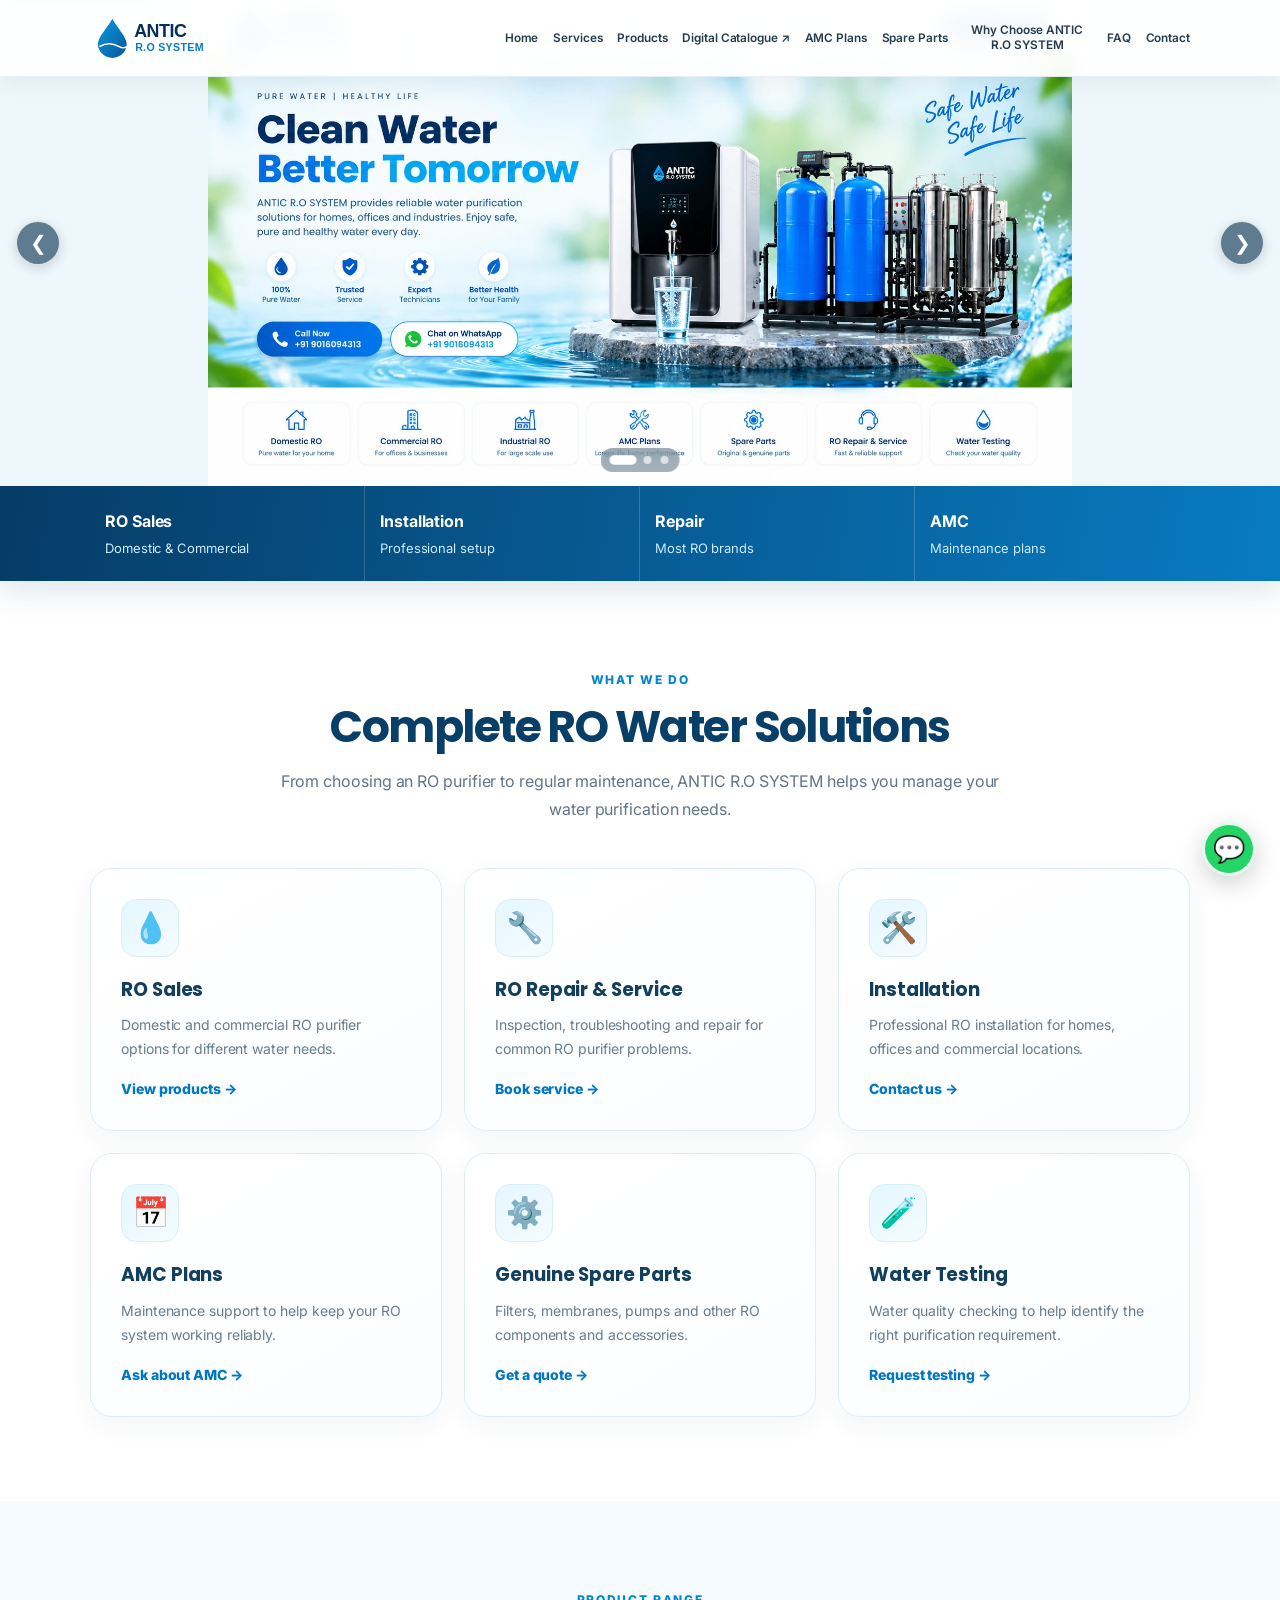
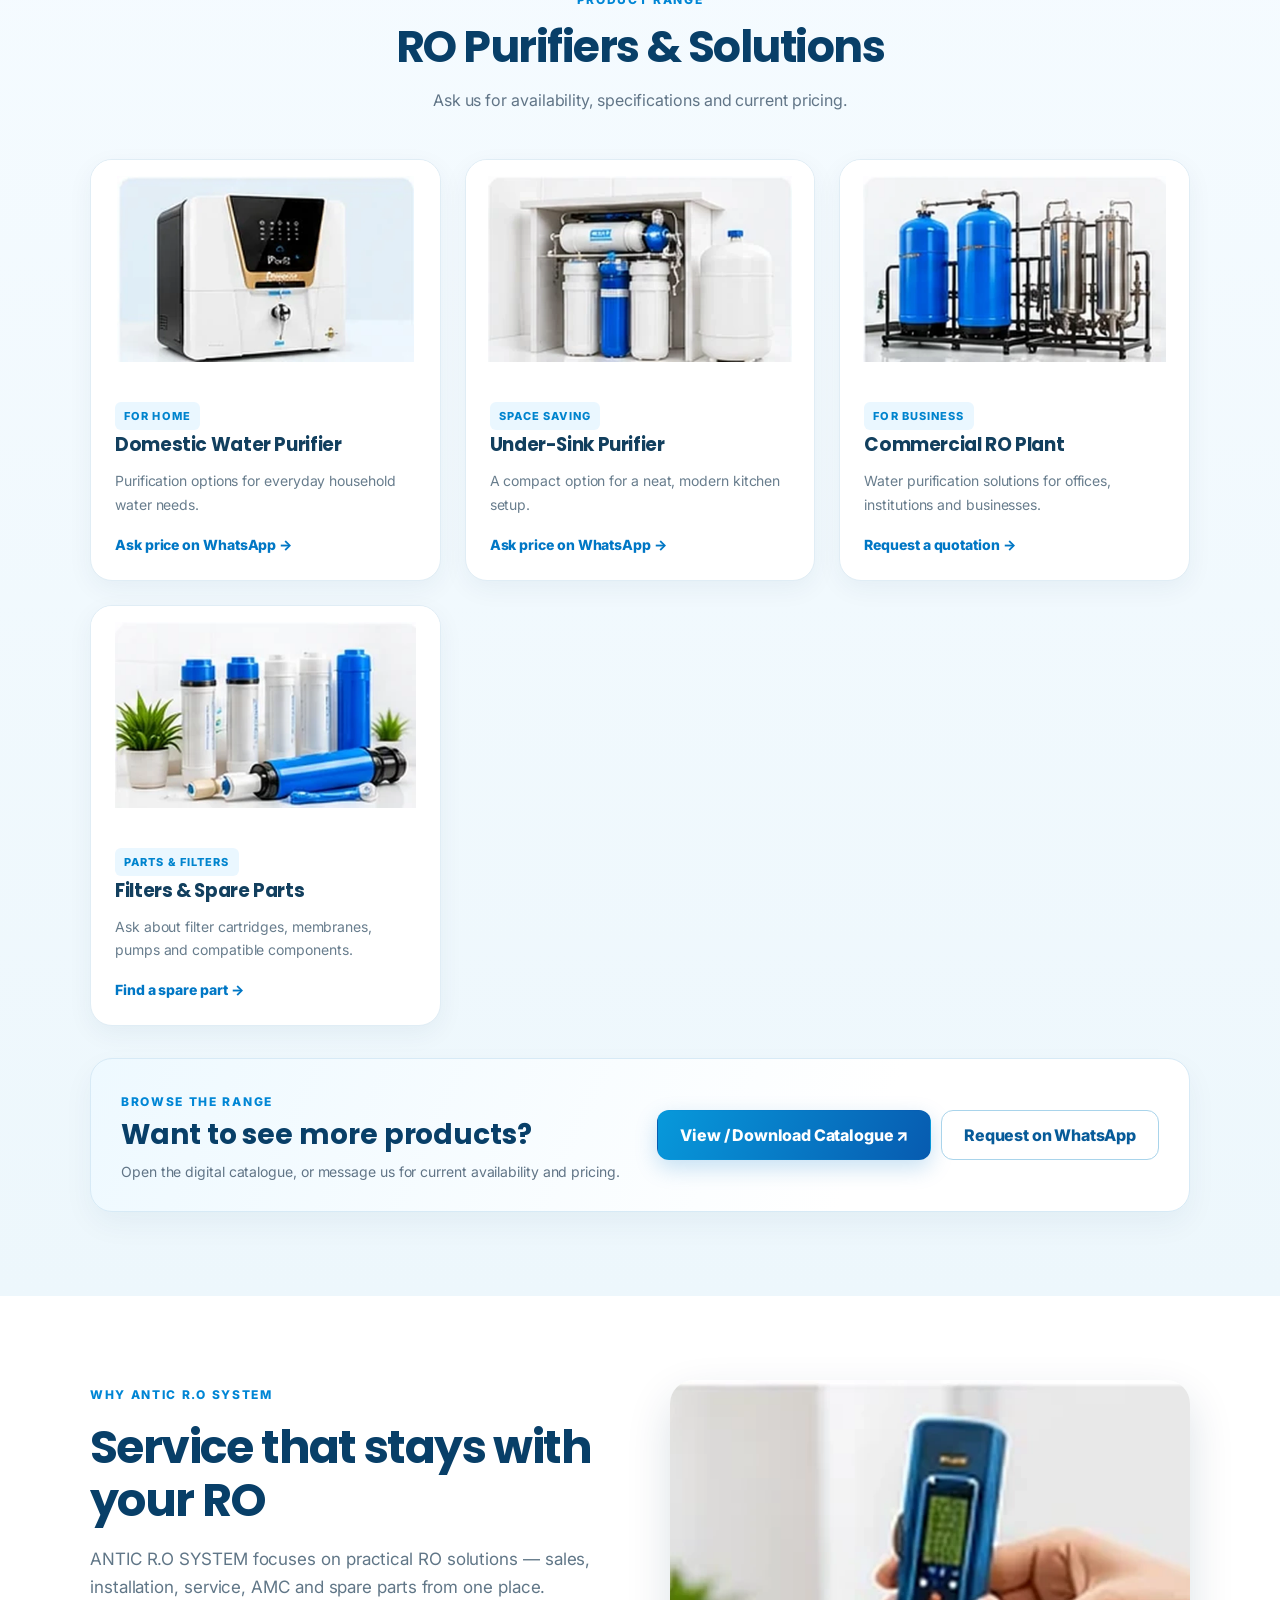
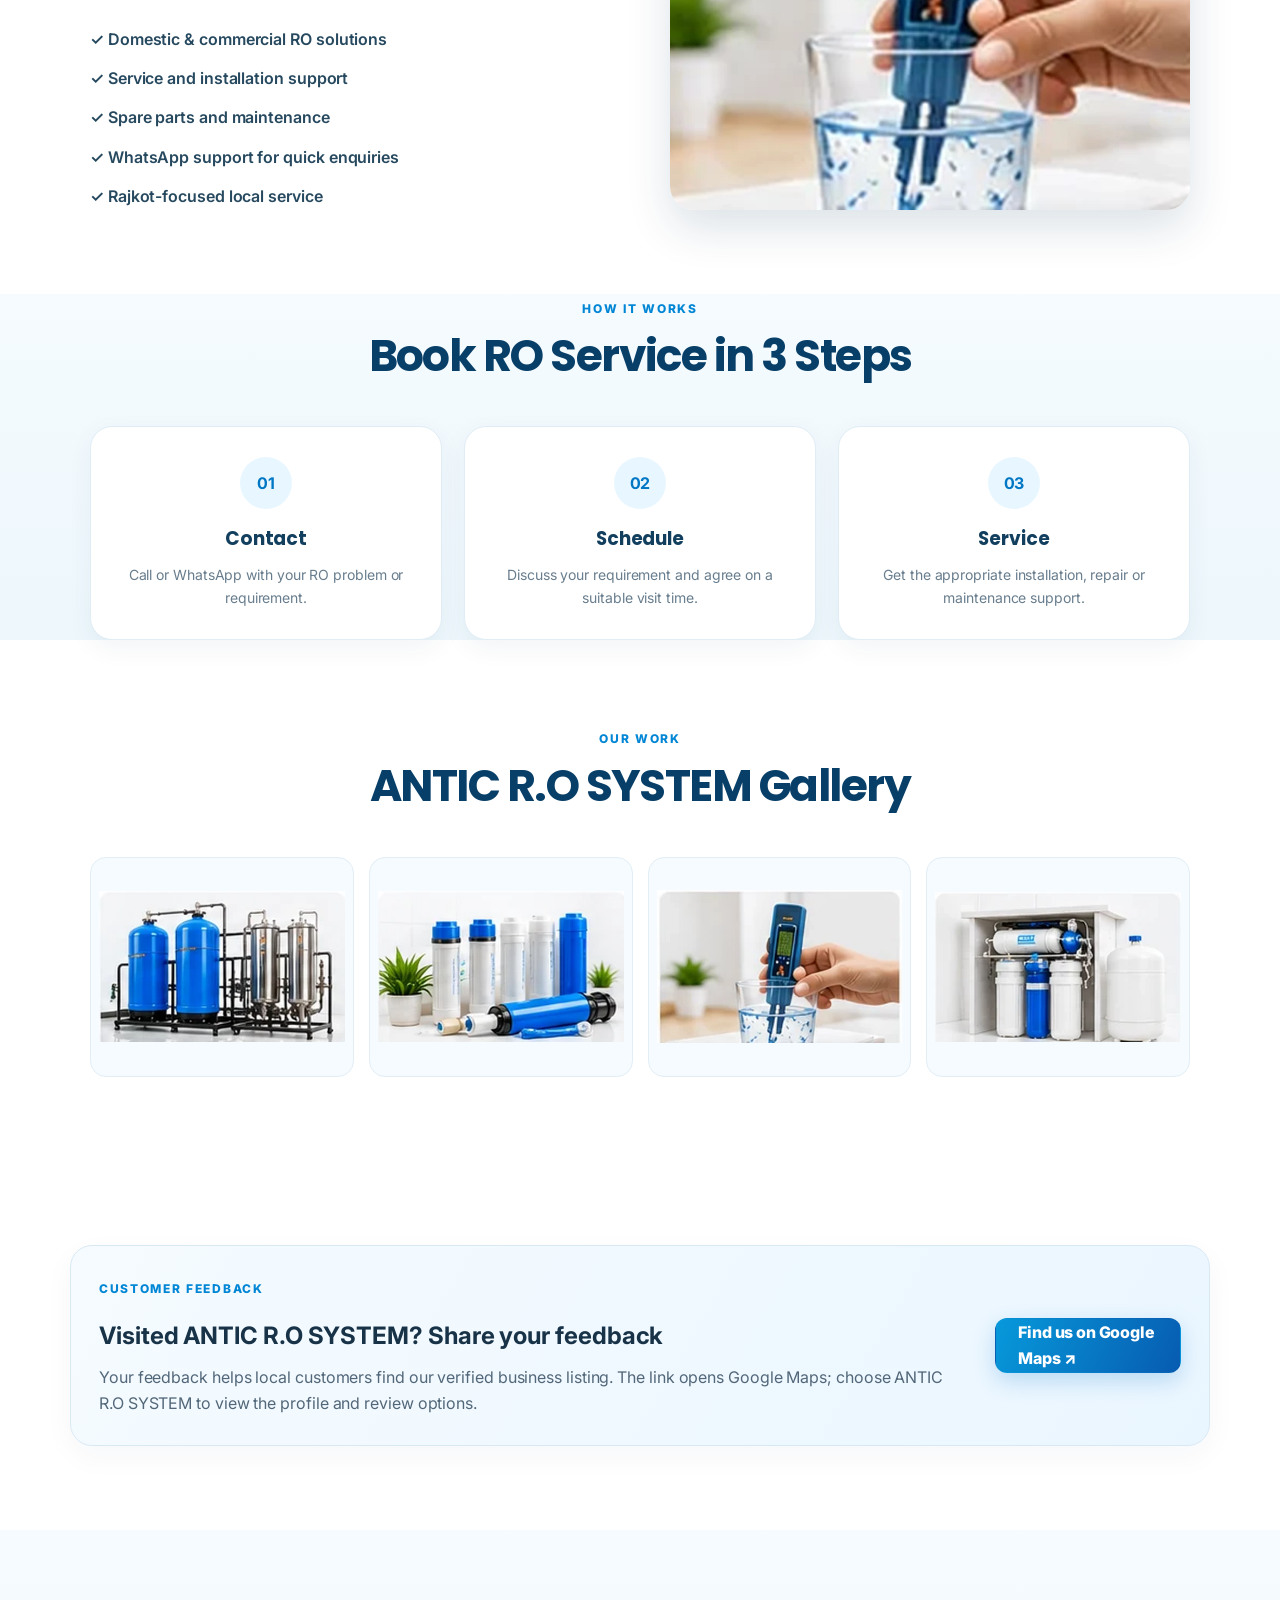
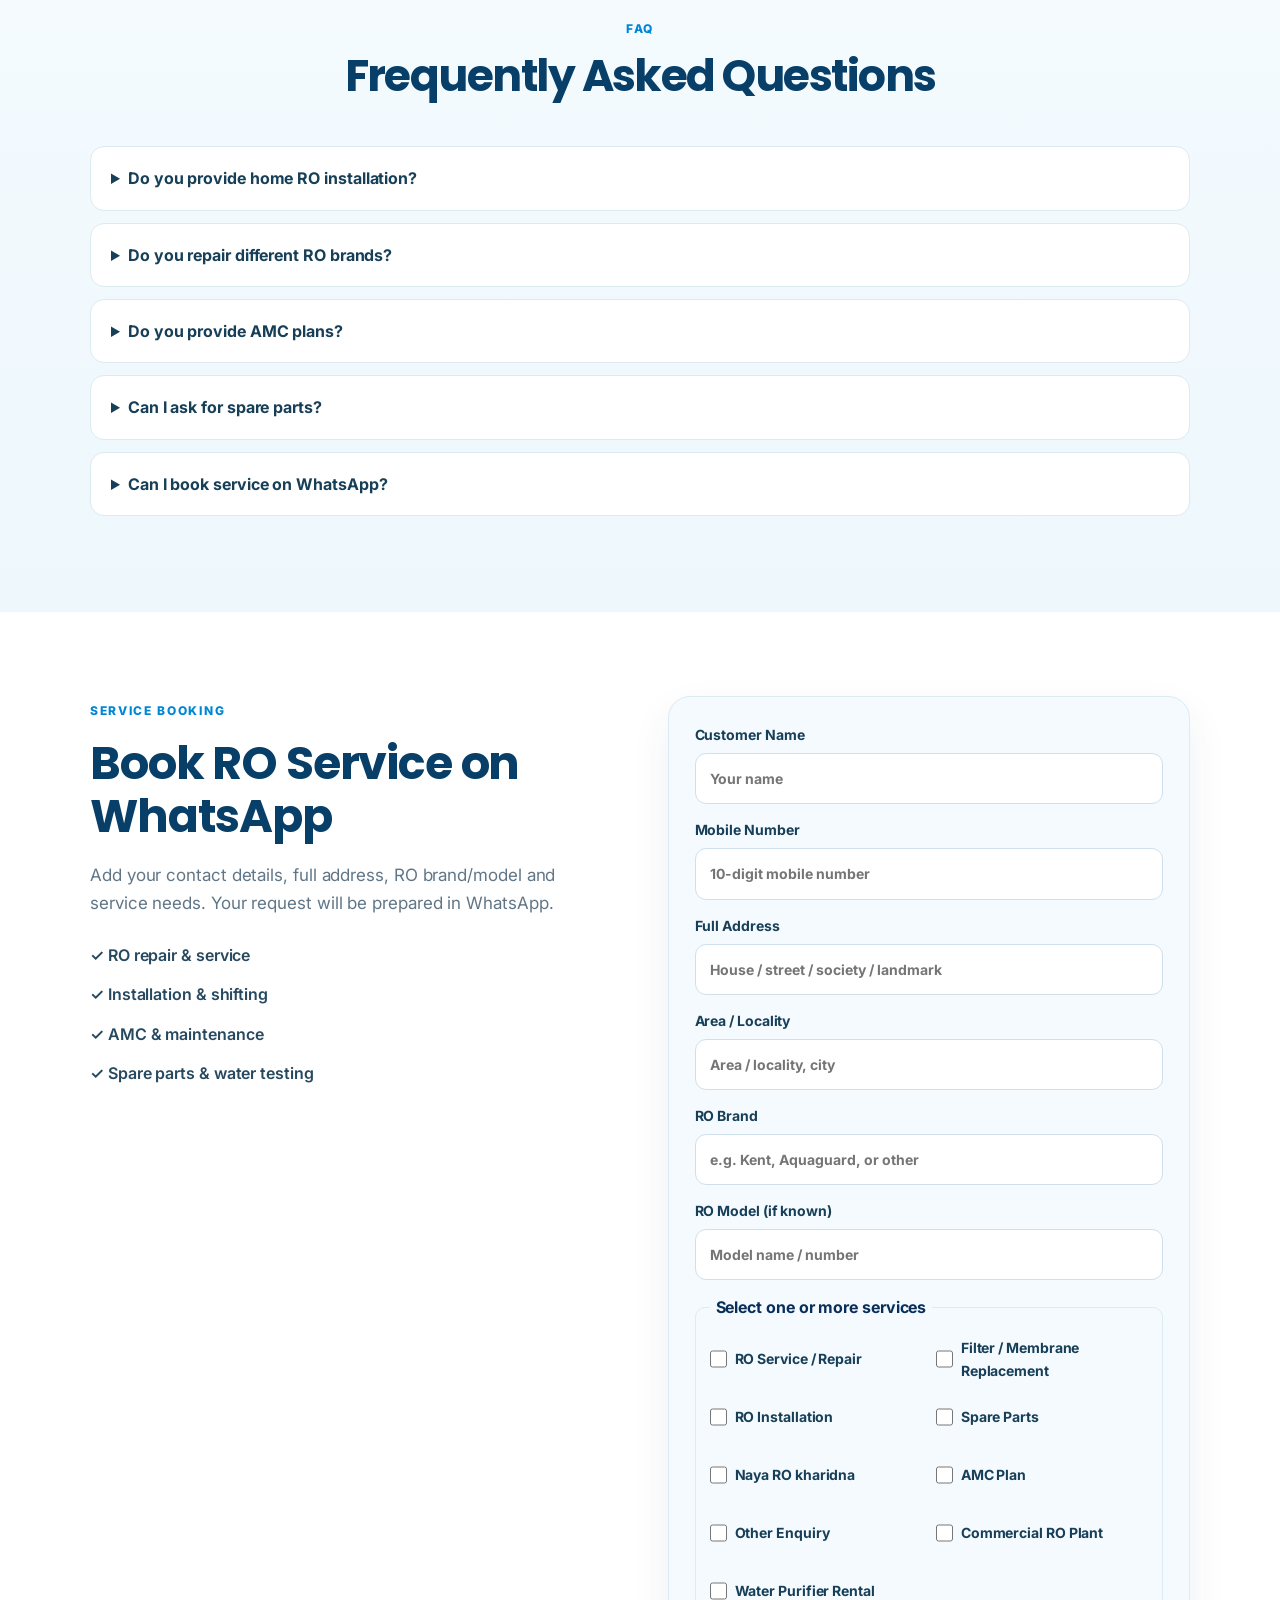
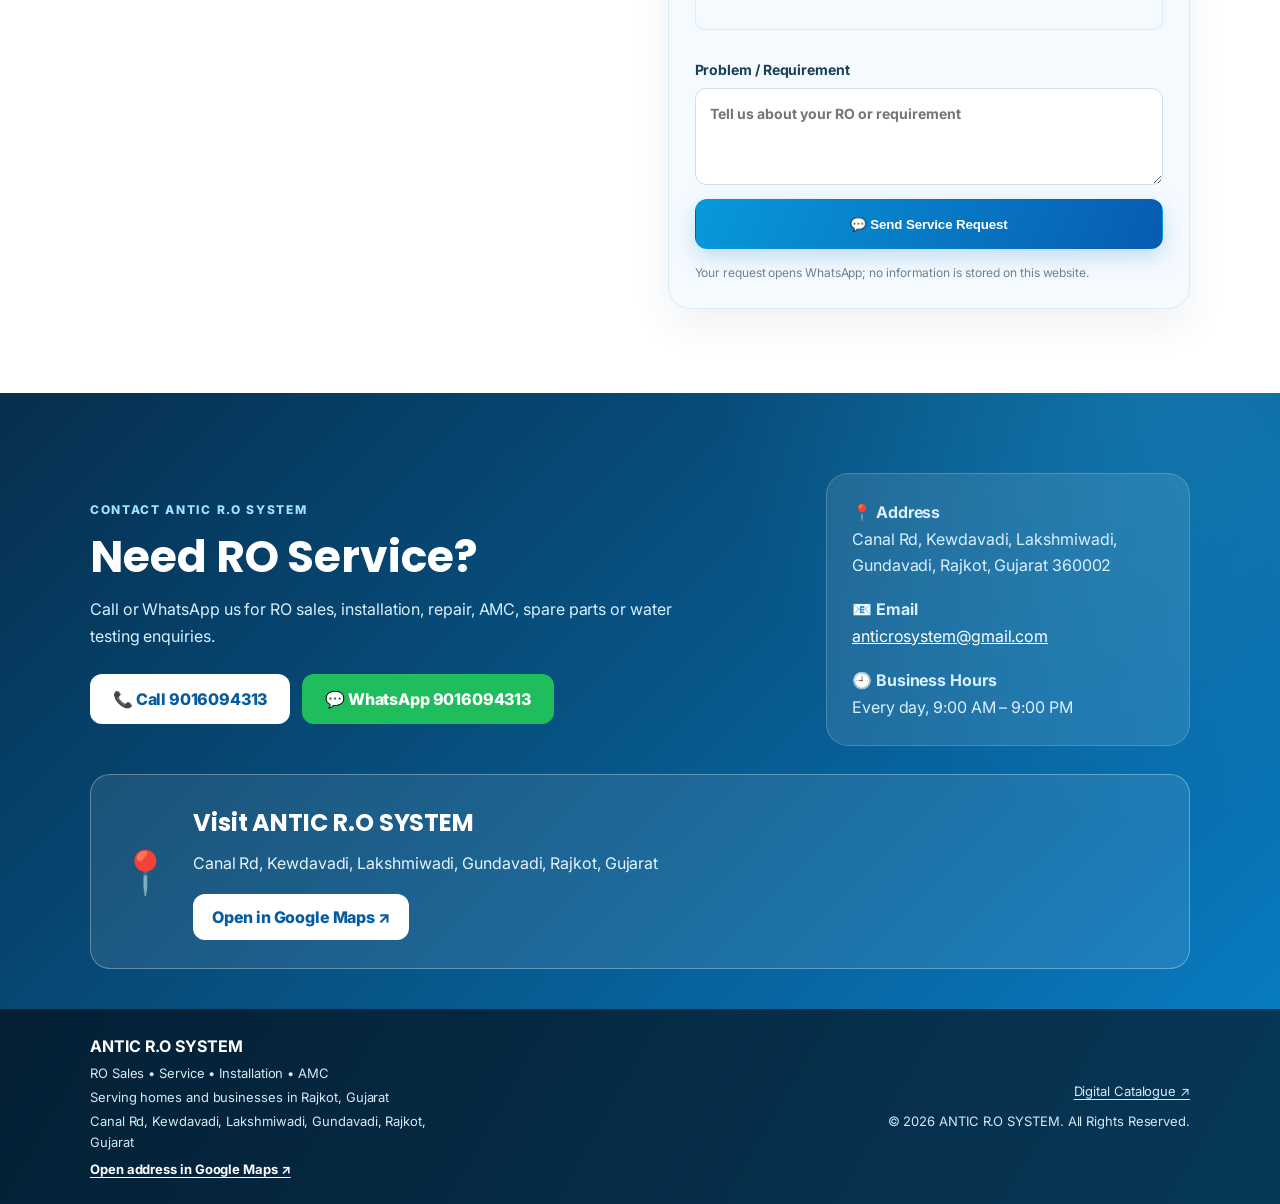
<file: index.html>
<!DOCTYPE html>
<html lang="en-IN">
<head>
<meta charset="UTF-8">
<meta name="viewport" content="width=device-width, initial-scale=1.0">
<title>ANTIC R.O SYSTEM | RO Service, Sales & Installation in Rajkot</title>
<meta name="description" content="ANTIC R.O SYSTEM in Rajkot — RO purifier sales, installation, repair, AMC, spare parts and water testing. Call or WhatsApp for service.">
<meta name="theme-color" content="#075c9f">
<meta name="color-scheme" content="light">
<meta property="og:locale" content="en_IN">
<meta name="robots" content="index,follow,max-image-preview:large">

<meta property="og:type" content="website">
<meta property="og:title" content="ANTIC R.O SYSTEM | RO Service in Rajkot">
<meta property="og:description" content="RO sales, installation, repair, AMC, spare parts and water testing in Rajkot.">
<meta property="og:url" content="">
<meta property="og:image" content="domestic-ro.webp">
<meta name="twitter:card" content="summary_large_image">
<meta name="twitter:title" content="ANTIC R.O SYSTEM | RO Service in Rajkot">
<meta name="twitter:description" content="RO sales, installation, repair, AMC, spare parts and water testing in Rajkot.">
<meta name="twitter:image" content="domestic-ro.webp">
<link rel="icon" href="antic-logo.svg" type="image/svg+xml">
<link rel="preconnect" href="https://fonts.googleapis.com">
<link rel="preconnect" href="https://fonts.gstatic.com" crossorigin>
<link href="https://fonts.googleapis.com/css2?family=Inter:wght@400;500;600;700;800&family=Poppins:wght@500;600;700;800&display=swap" rel="stylesheet">
<script type="application/ld+json">
{
  "@context":"https://schema.org",
  "@type":"LocalBusiness",
  "name":"ANTIC R.O SYSTEM",
  
  "logo":"antic-logo.svg",
  "image":"domestic-ro.webp",
  "telephone":"+919016094313",
  "email":"anticrosystem@gmail.com",
  "description":"RO purifier sales, installation, repair, AMC, spare parts and water testing service in Rajkot.",
  "address":{"@type":"PostalAddress","streetAddress":"Canal Rd, Kewdavadi, Lakshmiwadi, Gundavadi","addressLocality":"Rajkot","addressRegion":"Gujarat","postalCode":"360002","addressCountry":"IN"},
  "openingHours":"Mo-Su 09:00-21:00",
  "areaServed":{"@type":"City","name":"Rajkot"},
  "sameAs":["https://wa.me/919016094313"]
}
</script>
<link rel="preload" as="image" href="domestic-ro.webp">
<link rel="stylesheet" href="style.css">
</head>
<body>
<a class="skip-link" href="#main-content">Skip to content</a>

<header class="site-header">
  <div class="container nav-wrap">
    <a class="brand" href="#home" aria-label="ANTIC R.O SYSTEM home">
      <img src="antic-logo.svg" alt="ANTIC R.O SYSTEM logo">
    </a>
    <button class="menu-toggle" aria-label="Open menu" aria-controls="primary-navigation" aria-expanded="false">☰</button>
    <nav id="primary-navigation" class="nav-menu" aria-label="Primary navigation">
      <a href="#home">Home</a>
      <a href="#services">Services</a>
      <a href="#products">Products</a>
      <a href="catalogue.html" target="_blank" rel="noopener noreferrer">Digital Catalogue ↗</a>
      <a href="#amc">AMC Plans</a>
      <a href="#spares">Spare Parts</a>
      <a href="#why-us">Why Choose ANTIC R.O SYSTEM</a>
      <a href="#faq">FAQ</a>
      <a href="#contact">Contact</a>
    </nav>
  </div>
</header>

<main id="main-content">
<section id="home" class="hero hero-slider-section" aria-label="ANTIC R.O SYSTEM banner carousel">
  <div class="purixa-carousel" aria-roledescription="carousel" aria-label="ANTIC R.O SYSTEM promotional banners">
    <div class="purixa-slides">
      <img class="purixa-slide is-active" src="banner-1.webp" alt="ANTIC R.O SYSTEM — Clean Water Better Tomorrow banner" fetchpriority="high" decoding="async">
      <img class="purixa-slide" src="banner-2.webp" alt="ANTIC R.O SYSTEM — Advanced RO Technology for Pure and Safe Water banner" loading="lazy" decoding="async">
      <img class="purixa-slide" src="banner-3.webp" alt="ANTIC R.O SYSTEM — Better Water for a Healthier You banner" loading="lazy" decoding="async">
    </div>
    <button class="carousel-arrow carousel-prev" type="button" aria-label="Previous banner">&#10094;</button>
    <button class="carousel-arrow carousel-next" type="button" aria-label="Next banner">&#10095;</button>
    <div class="carousel-dots" role="group" aria-label="Choose banner">
      <button class="carousel-dot is-active" type="button" aria-label="Show banner 1" aria-current="true"></button>
      <button class="carousel-dot" type="button" aria-label="Show banner 2"></button>
      <button class="carousel-dot" type="button" aria-label="Show banner 3"></button>
    </div>
  </div>
</section>

<section class="quick-strip">
  <div class="container quick-grid">
    <div><strong>RO Sales</strong><span>Domestic & Commercial</span></div>
    <div><strong>Installation</strong><span>Professional setup</span></div>
    <div><strong>Repair</strong><span>Most RO brands</span></div>
    <div><strong>AMC</strong><span>Maintenance plans</span></div>
  </div>
</section>



<section id="services" class="section">
  <div class="container">
    <div class="section-heading">
      <span class="section-kicker">WHAT WE DO</span>
      <h2>Complete RO Water Solutions</h2>
      <p>From choosing an RO purifier to regular maintenance, ANTIC R.O SYSTEM helps you manage your water purification needs.</p>
    </div>
    <div class="card-grid">
      <article class="service-card"><div class="icon">💧</div><h3>RO Sales</h3><p>Domestic and commercial RO purifier options for different water needs.</p><a href="#products">View products →</a></article>
      <article class="service-card"><div class="icon">🔧</div><h3>RO Repair & Service</h3><p>Inspection, troubleshooting and repair for common RO purifier problems.</p><a href="#contact">Book service →</a></article>
      <article class="service-card"><div class="icon">🛠️</div><h3>Installation</h3><p>Professional RO installation for homes, offices and commercial locations.</p><a href="#contact">Contact us →</a></article>
      <article id="amc" class="service-card"><div class="icon">📅</div><h3>AMC Plans</h3><p>Maintenance support to help keep your RO system working reliably.</p><a href="#contact">Ask about AMC →</a></article>
      <article id="spares" class="service-card"><div class="icon">⚙️</div><h3>Genuine Spare Parts</h3><p>Filters, membranes, pumps and other RO components and accessories.</p><a href="#contact">Get a quote →</a></article>
      <article class="service-card"><div class="icon">🧪</div><h3>Water Testing</h3><p>Water quality checking to help identify the right purification requirement.</p><a href="#contact">Request testing →</a></article>
    </div>
  </div>
</section>

<section id="products" class="section section-soft">
  <div class="container">
    <div class="section-heading">
      <span class="section-kicker">PRODUCT RANGE</span>
      <h2>RO Purifiers & Solutions</h2>
      <p>Ask us for availability, specifications and current pricing.</p>
    </div>
    <div class="product-grid">
      <article class="product-card"><img src="domestic-ro.webp" alt="Domestic water purifier" loading="lazy"><div><span class="tag">FOR HOME</span><h3>Domestic Water Purifier</h3><p>Purification options for everyday household water needs.</p><a class="text-link" href="https://wa.me/919016094313?text=Hello%20ANTIC%20R.O%20SYSTEM%2C%20please%20share%20details%20and%20price%20for%20a%20domestic%20water%20purifier." target="_blank" rel="noopener noreferrer">Ask price on WhatsApp →</a></div></article>
      <article class="product-card"><img src="undersink-ro.webp" alt="Under-sink water purifier" loading="lazy"><div><span class="tag">SPACE SAVING</span><h3>Under-Sink Purifier</h3><p>A compact option for a neat, modern kitchen setup.</p><a class="text-link" href="https://wa.me/919016094313?text=Hello%20ANTIC%20R.O%20SYSTEM%2C%20please%20share%20details%20and%20price%20for%20an%20under-sink%20purifier." target="_blank" rel="noopener noreferrer">Ask price on WhatsApp →</a></div></article>
      <article class="product-card"><img src="commercial-plant.webp" alt="Commercial water purification plant" loading="lazy"><div><span class="tag">FOR BUSINESS</span><h3>Commercial RO Plant</h3><p>Water purification solutions for offices, institutions and businesses.</p><a class="text-link" href="https://wa.me/919016094313?text=Hello%20ANTIC%20R.O%20SYSTEM%2C%20I%20need%20a%20quotation%20for%20a%20commercial%20water%20purification%20plant." target="_blank" rel="noopener noreferrer">Request a quotation →</a></div></article>
      <article class="product-card"><img src="ro-spares.webp" alt="Water purifier filters and spare parts" loading="lazy"><div><span class="tag">PARTS & FILTERS</span><h3>Filters & Spare Parts</h3><p>Ask about filter cartridges, membranes, pumps and compatible components.</p><a class="text-link" href="https://wa.me/919016094313?text=Hello%20ANTIC%20R.O%20SYSTEM%2C%20I%20need%20water%20purifier%20spare%20parts.%20I%20can%20share%20a%20photo." target="_blank" rel="noopener noreferrer">Find a spare part →</a></div></article>
    </div>
    <div class="catalog-cta">
      <div><span class="section-kicker">BROWSE THE RANGE</span><h3>Want to see more products?</h3><p>Open the digital catalogue, or message us for current availability and pricing.</p></div>
      <div class="catalog-actions"><a class="btn btn-primary" href="catalogue.html" target="_blank" rel="noopener noreferrer">View / Download Catalogue ↗</a><a class="btn btn-outline" href="https://wa.me/919016094313?text=Hello%20ANTIC%20R.O%20SYSTEM%2C%20please%20send%20me%20your%20latest%20product%20catalogue." target="_blank" rel="noopener noreferrer">Request on WhatsApp</a></div>
    </div>
  </div>
</section>

<section id="why-us" class="section">
  <div class="container split">
    <div>
      <span class="section-kicker">WHY ANTIC R.O SYSTEM</span>
      <h2>Service that stays with your RO</h2>
      <p class="lead">ANTIC R.O SYSTEM focuses on practical RO solutions — sales, installation, service, AMC and spare parts from one place.</p>
      <div class="check-list">
        <div>✓ Domestic & commercial RO solutions</div>
        <div>✓ Service and installation support</div>
        <div>✓ Spare parts and maintenance</div>
        <div>✓ WhatsApp support for quick enquiries</div>
        <div>✓ Rajkot-focused local service</div>
      </div>
    </div>
    <div class="feature-image"><img src="water-testing.webp" alt="Water quality testing for purification requirements" loading="lazy"></div>
  </div>
</section>

<section class="process section-soft">
  <div class="container">
    <div class="section-heading"><span class="section-kicker">HOW IT WORKS</span><h2>Book RO Service in 3 Steps</h2></div>
    <div class="steps">
      <div><b>01</b><h3>Contact</h3><p>Call or WhatsApp with your RO problem or requirement.</p></div>
      <div><b>02</b><h3>Schedule</h3><p>Discuss your requirement and agree on a suitable visit time.</p></div>
      <div><b>03</b><h3>Service</h3><p>Get the appropriate installation, repair or maintenance support.</p></div>
    </div>
  </div>
</section>

<section class="gallery-section section">
  <div class="container">
    <div class="section-heading"><span class="section-kicker">OUR WORK</span><h2>ANTIC R.O SYSTEM Gallery</h2></div>
    <div class="gallery-grid">
      <img src="commercial-plant.webp" alt="Commercial RO water purification plant" loading="lazy">
      <img src="ro-spares.webp" alt="RO filters and spare parts" loading="lazy">
      <img src="water-testing.webp" alt="Water quality testing" loading="lazy">
      <img src="undersink-ro.webp" alt="Under-sink RO purifier" loading="lazy">
    </div>
  </div>
</section>

<section class="review-cta section">
  <div class="container review-cta-inner">
    <div><span class="section-kicker">CUSTOMER FEEDBACK</span><h2>Visited ANTIC R.O SYSTEM? Share your feedback</h2>
    <p>Your feedback helps local customers find our verified business listing. The link opens Google Maps; choose ANTIC R.O SYSTEM to view the profile and review options.</p></div>
    <a class="btn btn-primary" href="https://www.google.com/maps/search/?api=1&query=Canal+Rd%2C+Kewdavadi%2C+Lakshmiwadi%2C+Gundavadi%2C+Rajkot%2C+Gujarat+360002" target="_blank" rel="noopener noreferrer" aria-label="Find Canal Rd, Kewdavadi, Lakshmiwadi, Gundavadi, Rajkot on Google Maps">Find us on Google Maps ↗</a>
  </div>
</section>

<section id="faq" class="section section-soft">
  <div class="container faq-wrap">
    <div class="section-heading"><span class="section-kicker">FAQ</span><h2>Frequently Asked Questions</h2></div>
    <details><summary>Do you provide home RO installation?</summary><p>Yes. ANTIC R.O SYSTEM provides RO installation support for homes and offices in Rajkot.</p></details>
    <details><summary>Do you repair different RO brands?</summary><p>We provide repair and service support for many common RO purifier brands. Share your model/problem with us for confirmation.</p></details>
    <details><summary>Do you provide AMC plans?</summary><p>Yes. Contact us for current AMC options, coverage and pricing.</p></details>
    <details><summary>Can I ask for spare parts?</summary><p>Yes. WhatsApp the part name or a photo of the RO component and we can check the requirement.</p></details>
    <details><summary>Can I book service on WhatsApp?</summary><p>Yes. Use the WhatsApp button and send your name, area and RO problem.</p></details>
  </div>
</section>

<section id="booking" class="section booking-section">
  <div class="container booking-grid">
    <div>
      <span class="section-kicker">SERVICE BOOKING</span>
      <h2>Book RO Service on WhatsApp</h2>
      <p class="lead">Add your contact details, full address, RO brand/model and service needs. Your request will be prepared in WhatsApp.</p>
      <div class="check-list">
        <div>✓ RO repair & service</div>
        <div>✓ Installation & shifting</div>
        <div>✓ AMC & maintenance</div>
        <div>✓ Spare parts & water testing</div>
      </div>
    </div>
    <form id="serviceForm" class="service-form">
      <label>Customer Name<input id="customerName" name="customerName" type="text" autocomplete="name" required placeholder="Your name"></label>
      <label>Mobile Number<input id="customerMobile" name="customerMobile" type="tel" inputmode="numeric" autocomplete="tel" pattern="[0-9]{10}" required placeholder="10-digit mobile number"></label>
      <label>Full Address<input id="customerAddress" name="customerAddress" type="text" autocomplete="street-address" required placeholder="House / street / society / landmark"></label>
      <label>Area / Locality<input id="customerArea" name="customerArea" type="text" autocomplete="address-level2" required placeholder="Area / locality, city"></label>
      <label>RO Brand<input id="roBrand" name="roBrand" type="text" placeholder="e.g. Kent, Aquaguard, or other"></label>
      <label>RO Model (if known)<input id="roModel" name="roModel" type="text" placeholder="Model name / number"></label>
      <fieldset class="service-options"><legend>Select one or more services</legend>
        <label><input type="checkbox" name="serviceType" value="RO Service / Repair"> RO Service / Repair</label>
        <label><input type="checkbox" name="serviceType" value="Filter / Membrane Replacement"> Filter / Membrane Replacement</label>
        <label><input type="checkbox" name="serviceType" value="RO Installation"> RO Installation</label>
        <label><input type="checkbox" name="serviceType" value="Spare Parts"> Spare Parts</label>
        <label><input type="checkbox" name="serviceType" value="Naya RO kharidna"> Naya RO kharidna</label>
        <label><input type="checkbox" name="serviceType" value="AMC Plan"> AMC Plan</label>
        <label><input type="checkbox" name="serviceType" value="Other Enquiry"> Other Enquiry</label>
        <label><input type="checkbox" name="serviceType" value="Commercial RO Plant"> Commercial RO Plant</label>
        <label><input type="checkbox" name="serviceType" value="Water Purifier Rental"> Water Purifier Rental</label>
      </fieldset>
      <label>Problem / Requirement<textarea id="serviceMessage" name="serviceMessage" rows="3" placeholder="Tell us about your RO or requirement"></textarea></label>
      <button class="btn btn-primary" type="submit">💬 Send Service Request</button>
      <small>Your request opens WhatsApp; no information is stored on this website.</small>
    </form>
  </div>
</section>

<section id="contact" class="contact-section">
  <div class="container contact-grid">
    <div>
      <span class="section-kicker light">CONTACT ANTIC R.O SYSTEM</span>
      <h2>Need RO Service?</h2>
      <p>Call or WhatsApp us for RO sales, installation, repair, AMC, spare parts or water testing enquiries.</p>
      <div class="contact-actions">
        <a class="btn btn-light" href="tel:+919016094313">📞 Call 9016094313</a>
        <a class="btn btn-whatsapp" href="https://wa.me/919016094313?text=Hello%20ANTIC%20R.O%20SYSTEM%2C%20I%20need%20help%20with%20my%20water%20purifier." target="_blank" rel="noopener noreferrer">💬 WhatsApp 9016094313</a>
      </div>
    </div>
    <div class="contact-info">
      <p><strong>📍 Address</strong><br>Canal Rd, Kewdavadi, Lakshmiwadi, Gundavadi, Rajkot, Gujarat 360002</p>
      <p><strong>📧 Email</strong><br><a href="mailto:anticrosystem@gmail.com">anticrosystem@gmail.com</a></p>
      <p><strong>🕘 Business Hours</strong><br>Every day, 9:00 AM – 9:00 PM</p>
    </div>
  </div>
  <div class="container map-wrap">
    <div class="map-card">
      <div class="map-pin" aria-hidden="true">📍</div>
      <div><h3>Visit ANTIC R.O SYSTEM</h3><p>Canal Rd, Kewdavadi, Lakshmiwadi, Gundavadi, Rajkot, Gujarat</p><a class="btn btn-light" href="https://www.google.com/maps/search/?api=1&query=Canal+Rd%2C+Kewdavadi%2C+Lakshmiwadi%2C+Gundavadi%2C+Rajkot%2C+Gujarat+360002" target="_blank" rel="noopener noreferrer">Open in Google Maps ↗</a></div>
    </div>
  </div>
</section>
</main>

<footer>
  <div class="container footer-wrap">
    <div><strong>ANTIC R.O SYSTEM</strong><span>RO Sales • Service • Installation • AMC</span><span>Serving homes and businesses in Rajkot, Gujarat</span><span class="footer-address">Canal Rd, Kewdavadi, Lakshmiwadi, Gundavadi, Rajkot, Gujarat</span><a class="footer-map-link" href="https://www.google.com/maps/search/?api=1&amp;query=Canal+Rd%2C+Kewdavadi%2C+Lakshmiwadi%2C+Gundavadi%2C+Rajkot%2C+Gujarat+360002" target="_blank" rel="noopener noreferrer">Open address in Google Maps ↗</a></div>
    <div class="footer-social"><a href="catalogue.html">Digital Catalogue ↗</a><span>© 2026 ANTIC R.O SYSTEM. All Rights Reserved.</span></div>
  </div>
</footer>

<a class="floating-whatsapp" href="https://wa.me/919016094313?text=Hello%20ANTIC%20R.O%20SYSTEM%2C%20I%20need%20RO%20service." target="_blank" rel="noopener noreferrer" aria-label="Chat on WhatsApp">💬</a>
<button class="back-top" aria-label="Back to top">↑</button>
<script src="script.js"></script>
</body>
</html>
</file>
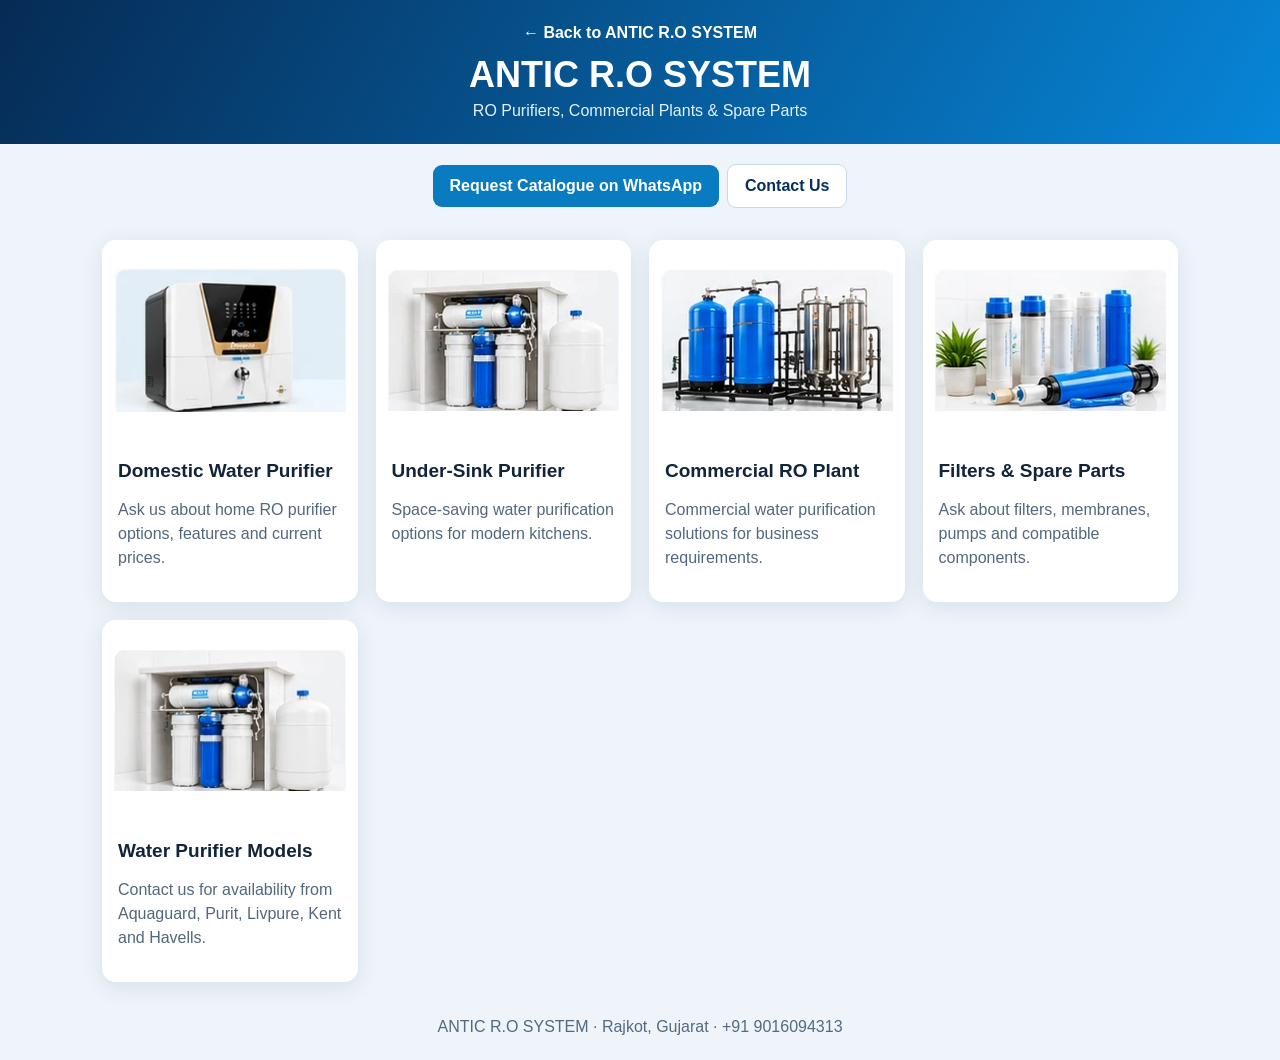
<file: catalogue.html>
<!doctype html><html lang="en-IN"><head><meta charset="utf-8"><meta name="viewport" content="width=device-width,initial-scale=1"><meta name="description" content="ANTIC R.O SYSTEM product range in Rajkot."><title>Product Range | ANTIC R.O SYSTEM</title><style>:root{--navy:#062b55;--blue:#087bc1;--pale:#f2f8ff}*{box-sizing:border-box}body{margin:0;font-family:Arial,Helvetica,sans-serif;background:#eef4fa;color:#12243a}header{background:linear-gradient(120deg,#062b55,#0786d8);color:#fff;padding:24px 16px;text-align:center}header a{color:#fff;text-decoration:none;font-weight:700}header h1{font-size:clamp(24px,4vw,36px);margin:12px 0 6px}header p{margin:0;color:#e0f2ff}.actions{text-align:center;padding:16px}.btn{display:inline-block;margin:4px;padding:12px 17px;border-radius:9px;background:#087bc1;color:#fff;text-decoration:none;font-weight:700}.btn.alt{background:#fff;color:#06305b;border:1px solid #c8d9e9}main{max-width:1100px;margin:0 auto;padding:12px}.grid{display:grid;grid-template-columns:repeat(auto-fit,minmax(230px,1fr));gap:18px}.card{background:#fff;border-radius:14px;overflow:hidden;box-shadow:0 5px 22px #0a31501a}.card img{width:100%;height:200px;object-fit:contain;padding:12px}.card div{padding:16px}.card h2{font-size:19px;margin:0 0 8px}.card p{color:#52677e;line-height:1.5}footer{text-align:center;padding:24px;color:#536a80}</style></head><body><header><a href="index.html">← Back to ANTIC R.O SYSTEM</a><h1>ANTIC R.O SYSTEM</h1><p>RO Purifiers, Commercial Plants & Spare Parts</p></header><div class="actions"><a class="btn" href="https://wa.me/919016094313?text=Hello%20ANTIC%20R.O%20SYSTEM%2C%20please%20share%20your%20latest%20product%20catalogue%20and%20prices." target="_blank" rel="noopener noreferrer">Request Catalogue on WhatsApp</a><a class="btn alt" href="index.html#contact">Contact Us</a></div><main><div class="grid"><article class="card"><img src="domestic-ro.webp" alt="Domestic water purifier"><div><h2>Domestic Water Purifier</h2><p>Ask us about home RO purifier options, features and current prices.</p></div></article><article class="card"><img src="undersink-ro.webp" alt="Under-sink water purifier"><div><h2>Under-Sink Purifier</h2><p>Space-saving water purification options for modern kitchens.</p></div></article><article class="card"><img src="commercial-plant.webp" alt="Commercial RO plant"><div><h2>Commercial RO Plant</h2><p>Commercial water purification solutions for business requirements.</p></div></article><article class="card"><img src="ro-spares.webp" alt="RO filters and spare parts"><div><h2>Filters & Spare Parts</h2><p>Ask about filters, membranes, pumps and compatible components.</p></div></article><article class="card"><img src="aqua-2090.webp" alt="Water purifier model"><div><h2>Water Purifier Models</h2><p>Contact us for availability from Aquaguard, Purit, Livpure, Kent and Havells.</p></div></article></div></main><footer>ANTIC R.O SYSTEM · Rajkot, Gujarat · +91 9016094313</footer></body></html>
</file>
<file: style.css>
*{box-sizing:border-box;margin:0;padding:0}
html{scroll-behavior:smooth}
body{font-family:Inter,Arial,sans-serif;color:#142333;background:#fff;line-height:1.65}
img{max-width:100%;display:block}
a{text-decoration:none;color:inherit}
.container{width:min(1140px,92%);margin:auto}
.site-header{position:fixed;top:0;left:0;right:0;z-index:1000;background:rgba(255,255,255,.96);backdrop-filter:blur(12px);box-shadow:0 4px 24px rgba(0,48,85,.08)}
.nav-wrap{min-height:76px;display:flex;align-items:center;justify-content:space-between;gap:24px}
.brand{display:flex;align-items:center;gap:10px;font-family:Poppins,sans-serif;font-weight:800;color:#075c9f;font-size:18px}
.brand img{height:48px;width:auto}
.nav-menu{display:flex;align-items:center;gap:24px}
.nav-menu a{font-weight:600;font-size:14px;color:#263b4c;transition:.25s}
.nav-menu a:hover{color:#0087d8}
.menu-toggle{display:none;border:0;background:#eef7fc;color:#075c9f;font-size:24px;padding:8px 12px;border-radius:10px}
.hero{min-height:700px;position:relative;display:flex;align-items:center;overflow:hidden}
.hero-slider,.hero-slider img,.hero-overlay{position:absolute;inset:0;width:100%;height:100%}
.hero-slider img{object-fit:cover;transition:opacity .5s}
.hero-overlay{background:linear-gradient(90deg,rgba(2,26,48,.82),rgba(0,89,148,.42),rgba(0,0,0,.18))}
.hero-content{position:relative;z-index:2;color:#fff;padding-top:70px}
.eyebrow,.section-kicker{display:inline-block;font-size:12px;letter-spacing:2px;font-weight:800;color:#0086d5;margin-bottom:12px}
.eyebrow{color:#bdeaff}
.hero h1{font-family:Poppins,sans-serif;font-size:clamp(42px,6vw,72px);line-height:1.05;max-width:760px;margin-bottom:20px}
.hero h1 span{color:#62d9ff}
.hero p{font-size:19px;max-width:650px;color:#e7f5ff;margin-bottom:30px}
.cta-row,.contact-actions{display:flex;gap:12px;flex-wrap:wrap}
.btn{display:inline-flex;align-items:center;justify-content:center;min-height:50px;padding:0 22px;border-radius:12px;font-weight:800;transition:.25s;border:1px solid transparent}
.btn:hover{transform:translateY(-2px)}
.btn-primary{background:#0879c9;color:#fff;box-shadow:0 8px 22px rgba(0,119,200,.3)}
.btn-whatsapp{background:#25d366;color:#fff}
.btn-light{background:#fff;color:#075c9f}
.hero-points{display:flex;flex-wrap:wrap;gap:18px;margin-top:25px;font-size:14px;color:#e9f8ff}
.quick-strip{background:#075c9f;color:#fff}
.quick-grid{display:grid;grid-template-columns:repeat(4,1fr)}
.quick-grid div{padding:22px 15px;border-right:1px solid rgba(255,255,255,.15)}
.quick-grid div:last-child{border:0}
.quick-grid strong,.quick-grid span{display:block}
.quick-grid strong{font-size:16px}.quick-grid span{font-size:13px;color:#ccecff;margin-top:3px}
.section{padding:90px 0}
.section-soft{background:#f5faff}
.section-heading{text-align:center;max-width:720px;margin:0 auto 45px}
.section-heading h2,.contact-section h2{font-family:Poppins,sans-serif;font-size:clamp(30px,4vw,44px);line-height:1.15;color:#083f68;margin-bottom:14px}
.section-heading p{color:#617587}
.card-grid{display:grid;grid-template-columns:repeat(3,1fr);gap:22px}
.service-card,.product-card,.steps>div{background:#fff;border:1px solid #e2edf4;border-radius:20px;box-shadow:0 10px 30px rgba(4,61,93,.07)}
.service-card{padding:28px;transition:.25s}
.service-card:hover,.product-card:hover{transform:translateY(-5px);box-shadow:0 18px 36px rgba(4,61,93,.12)}
.icon{font-size:30px;background:#edf8ff;width:58px;height:58px;display:grid;place-items:center;border-radius:15px;margin-bottom:18px}
.service-card h3,.product-card h3,.steps h3{color:#123f5e;font-family:Poppins,sans-serif;margin-bottom:8px}
.service-card p,.product-card p,.steps p{color:#687d8d;font-size:14px}
.service-card a,.text-link{display:inline-block;color:#0077c5;font-weight:800;margin-top:18px;font-size:14px}
.product-grid{display:grid;grid-template-columns:repeat(3,1fr);gap:24px}
.product-card{overflow:hidden;transition:.25s}
.product-card img{height:245px;width:100%;object-fit:cover}
.product-card>div{padding:22px}
.tag{font-size:11px;letter-spacing:1.5px;font-weight:800;color:#0084ce}
.split{display:grid;grid-template-columns:1fr 1fr;gap:60px;align-items:center}
.split h2{font-family:Poppins,sans-serif;font-size:clamp(32px,4vw,46px);color:#083f68;line-height:1.15;margin:4px 0 18px}
.lead{color:#607687;font-size:17px;margin-bottom:25px}
.check-list{display:grid;gap:13px;color:#26495f;font-weight:600}
.feature-image img{width:100%;height:430px;object-fit:cover;border-radius:24px;box-shadow:0 18px 45px rgba(0,49,84,.14)}
.steps{display:grid;grid-template-columns:repeat(3,1fr);gap:22px}
.steps>div{padding:30px;text-align:center}
.steps b{display:grid;place-items:center;width:52px;height:52px;border-radius:50%;background:#e8f7ff;color:#0077c5;margin:0 auto 15px}
.gallery-grid{display:grid;grid-template-columns:repeat(4,1fr);gap:15px}
.gallery-grid img{height:220px;width:100%;object-fit:cover;border-radius:16px;transition:.25s}
.gallery-grid img:hover{transform:scale(1.02)}
.faq-wrap{max-width:850px}
details{background:#fff;border:1px solid #dceaf2;border-radius:14px;margin-bottom:12px;padding:0 20px}
summary{cursor:pointer;font-weight:700;color:#173f57;padding:18px 0}
details p{color:#647b8b;padding:0 0 18px}
.contact-section{background:linear-gradient(135deg,#064b7c,#007fc8);color:#fff;padding:80px 0 40px}
.contact-section h2{color:#fff}
.contact-section p{color:#d9f0ff;max-width:620px;margin-bottom:25px}
.section-kicker.light{color:#9ee4ff}
.contact-grid{display:grid;grid-template-columns:1.3fr .7fr;gap:60px;align-items:center}
.contact-info{background:rgba(255,255,255,.1);border:1px solid rgba(255,255,255,.18);padding:25px;border-radius:18px}
.contact-info p{margin:0 0 18px}.contact-info p:last-child{margin:0}
.contact-info a{color:#fff;text-decoration:underline}
.map-wrap{margin-top:45px}
.map-wrap iframe{width:100%;height:330px;border:0;border-radius:20px}
footer{background:#062c48;color:#d5e8f4;padding:24px 0}
.footer-wrap{display:flex;justify-content:space-between;gap:20px;align-items:center;font-size:13px}
.footer-wrap strong,.footer-wrap span{display:block}.footer-wrap strong{color:#fff;font-size:16px}.footer-wrap span{margin-top:3px}
.floating-whatsapp{position:fixed;right:20px;bottom:20px;width:62px;height:62px;border-radius:50%;display:grid;place-items:center;background:#25d366;color:#fff;font-size:30px;box-shadow:0 10px 30px rgba(0,0,0,.25);z-index:900}
.back-top{position:fixed;right:20px;bottom:92px;width:42px;height:42px;border:0;border-radius:50%;background:#075c9f;color:#fff;font-size:20px;opacity:0;pointer-events:none;transition:.25s;z-index:900}
.back-top.show{opacity:1;pointer-events:auto}
@media(max-width:900px){.nav-menu{gap:14px}.nav-menu a{font-size:13px}.card-grid,.product-grid{grid-template-columns:repeat(2,1fr)}.split{grid-template-columns:1fr;gap:35px}.steps{grid-template-columns:1fr}.gallery-grid{grid-template-columns:repeat(2,1fr)}.contact-grid{grid-template-columns:1fr;gap:30px}}
@media(max-width:720px){
.site-header{position:fixed}.nav-wrap{min-height:68px}.brand{font-size:15px}.brand img{height:42px}.menu-toggle{display:block}.nav-menu{position:absolute;top:68px;left:4%;right:4%;display:none;flex-direction:column;align-items:stretch;gap:0;background:#fff;border-radius:14px;box-shadow:0 15px 35px rgba(0,40,70,.15);overflow:hidden}.nav-menu.open{display:flex}.nav-menu a{padding:14px 18px;border-bottom:1px solid #edf3f7}.hero{min-height:650px}.hero-content{padding-top:60px}.hero h1{font-size:42px}.hero p{font-size:16px}.hero-points{gap:8px;display:grid}.quick-grid{grid-template-columns:repeat(2,1fr)}.quick-grid div{border-bottom:1px solid rgba(255,255,255,.15)}.section{padding:65px 0}.card-grid,.product-grid{grid-template-columns:1fr}.feature-image img{height:300px}.gallery-grid{grid-template-columns:1fr 1fr}.gallery-grid img{height:170px}.footer-wrap{flex-direction:column;align-items:flex-start}}

/* Professional v2 mobile/header refinements */
@media(max-width:720px){
  .nav-menu{display:none}
  .nav-menu.open{display:flex}
  .hero{min-height:610px}
  .hero-slider img{object-position:center}
  .hero-overlay{background:linear-gradient(90deg,rgba(2,26,48,.86),rgba(0,89,148,.48))}
  .hero-content{padding-top:85px}
  .hero h1{font-size:40px;max-width:430px}
  .hero p{font-size:15px;max-width:390px}
  .cta-row .btn{min-height:48px;padding:0 17px}
}


/* Final v2 additions */
.banner-grid{display:grid;grid-template-columns:repeat(3,1fr);gap:18px}
.banner-grid a{display:block;background:#fff;border:1px solid #dceaf2;border-radius:18px;overflow:hidden;box-shadow:0 10px 28px rgba(4,61,93,.08);transition:.25s}
.banner-grid a:hover{transform:translateY(-4px);box-shadow:0 16px 34px rgba(4,61,93,.13)}
.banner-grid img{width:100%;height:auto;aspect-ratio:1.5;object-fit:cover}
.booking-section{background:#fff}
.booking-grid{display:grid;grid-template-columns:1fr 1fr;gap:55px;align-items:start}
.booking-grid h2{font-family:Poppins,sans-serif;font-size:clamp(32px,4vw,46px);color:#083f68;line-height:1.15;margin:4px 0 18px}
.service-form{display:grid;gap:14px;background:#f5faff;border:1px solid #dceaf2;border-radius:22px;padding:26px;box-shadow:0 12px 32px rgba(4,61,93,.08)}
.service-form label{display:grid;gap:7px;color:#173f57;font-weight:700;font-size:14px}
.service-form input,.service-form select,.service-form textarea{width:100%;border:1px solid #cfe0ea;border-radius:11px;background:#fff;padding:13px 14px;font:inherit;color:#142333;outline:none}
.service-form input:focus,.service-form select:focus,.service-form textarea:focus{border-color:#0087d8;box-shadow:0 0 0 3px rgba(0,135,216,.12)}
.service-form textarea{resize:vertical;min-height:90px}
.service-form small{color:#6c8290;font-size:12px}
@media(max-width:900px){.banner-grid{grid-template-columns:1fr 1fr}.booking-grid{grid-template-columns:1fr;gap:35px}}
@media(max-width:720px){.banner-grid{grid-template-columns:1fr}.service-form{padding:20px}.floating-whatsapp{bottom:18px;right:16px;width:58px;height:58px}}


/* MOBILE FULL-WIDTH / FINAL RESPONSIVE FIX */
html,body{width:100%;max-width:100%;overflow-x:hidden}
.container{width:100%;max-width:1140px;margin-left:auto;margin-right:auto;padding-left:20px;padding-right:20px}
.hero-slider{overflow:hidden}
.hero-slider img{min-width:100%;min-height:100%;object-position:center}
@media(max-width:720px){
  .container{width:100%;max-width:none;padding-left:14px;padding-right:14px}
  .site-header{width:100%;}
  .nav-wrap{width:100%;min-height:58px;padding-left:10px;padding-right:10px}
  .brand{min-width:0;gap:7px;font-size:13px;white-space:nowrap}
  .brand img{height:36px;max-width:92px;object-fit:contain}
  .brand span{overflow:hidden;text-overflow:ellipsis}
  .menu-toggle{flex:0 0 auto;font-size:22px;padding:7px 10px}
  .nav-menu{top:58px;left:10px;right:10px;width:auto;max-width:none}
  .hero{min-height:0;height:auto;display:block;padding-top:58px;background:#f5faff}
  .hero-slider{position:relative;height:auto;aspect-ratio:1535/1024;background:#eaf6fc}
  .hero-slider img{position:relative;inset:auto;width:100%;height:100%;min-width:0;min-height:0;display:block;object-fit:cover;object-position:center}
  .hero-overlay{display:none}
  .hero-content{display:none}
  .quick-grid{width:100%}
  .quick-grid div{min-width:0;padding:15px 10px;text-align:center}
  .quick-grid strong{font-size:14px}
  .quick-grid span{font-size:11px}
  .section{padding:52px 0}
  .section-heading{margin-bottom:28px;padding:0 4px}
  .section-heading h2,.contact-section h2{font-size:28px}
  .section-heading p{font-size:14px}
  .card-grid,.product-grid,.steps,.booking-grid,.contact-grid{grid-template-columns:1fr;width:100%}
  .service-card,.product-card,.steps>div{min-width:0}
  .product-card img{height:auto;aspect-ratio:1/1;object-fit:cover}
  .split{grid-template-columns:1fr;gap:28px}
  .feature-image img{height:auto;aspect-ratio:1.25;object-fit:cover}
  .gallery-grid{grid-template-columns:repeat(2,minmax(0,1fr));gap:10px}
  .gallery-grid img{height:auto;aspect-ratio:1/1;object-fit:cover}
  .banner-grid{grid-template-columns:1fr;gap:12px}
  .banner-grid img{aspect-ratio:1535/1024;height:auto}
  .faq-wrap{width:100%;max-width:none}
  details{padding:0 14px}
  summary{font-size:14px}
  details p{font-size:13px}
  .booking-grid{gap:28px}
  .service-form{width:100%;padding:18px}
  .service-form input,.service-form select,.service-form textarea{font-size:16px}
  .contact-section{padding:58px 0 28px}
  .contact-info{width:100%;padding:18px}
  .map-wrap{padding:0;margin-top:24px}
  .map-wrap iframe{width:100%;height:280px;border-radius:0}
  .footer-wrap{padding-bottom:10px}
  .floating-whatsapp{width:56px;height:56px;right:14px;bottom:14px}
  .back-top{right:14px;bottom:82px}
}
@media(min-width:721px){
  .hero-slider img{object-fit:cover}
}


/* Premium refresh: clean hero, less repetitive imagery, clearer mobile actions */
.hero-clean{height:auto;min-height:0;padding:54px 0 48px;background:radial-gradient(circle at 78% 40%,#d8f2ff 0,#f3fbff 42%,#fff 78%);color:#0a3155;overflow:hidden}
.hero-layout{display:grid;grid-template-columns:1.05fr .95fr;align-items:center;gap:34px}
.hero-clean .hero-content{position:relative;inset:auto;max-width:none;padding:0;color:#0a3155}
.hero-clean .eyebrow{color:#0877bd;font-weight:800;letter-spacing:.12em;font-size:13px}
.hero-clean h1{font-size:clamp(40px,5vw,64px);line-height:1.04;color:#082f59;margin:16px 0}
.hero-clean h1 span{color:#087bc1}
.hero-clean p{font-size:18px;line-height:1.65;color:#526a7b;max-width:580px}
.gujarati-line{font-weight:700;color:#075b99!important;font-size:21px!important;margin:8px 0 14px}
.experience-pill{display:inline-flex;background:#073c70;color:#fff;border-radius:999px;padding:11px 17px;font-weight:700;font-size:14px;margin:4px 0 20px}
.hero-clean .hero-points{display:flex;flex-wrap:wrap;gap:12px 18px;margin-top:20px;color:#18445f;font-size:13px;font-weight:700}
.hero-clean .cta-row{display:flex;flex-wrap:wrap;gap:10px}
.btn-outline{background:#fff;color:#075b99;border:1px solid #0b79bd}
.hero-product{position:relative;min-width:0}
.hero-product>img{width:100%;max-height:440px;object-fit:contain;border-radius:24px;mix-blend-mode:multiply}
.hero-product-note{display:flex;align-items:center;gap:12px;position:absolute;bottom:12px;left:4%;background:#fff;border:1px solid #d7eaf5;border-radius:15px;padding:13px 17px;box-shadow:0 10px 30px rgba(8,55,88,.12)}
.hero-product-note>span{font-size:26px}.hero-product-note strong,.hero-product-note small{display:block}.hero-product-note small{color:#657c8d;margin-top:3px}
.quick-strip{background:#07558d;color:#fff}.quick-grid div{border-color:rgba(255,255,255,.18)}
.service-card,.product-card{transition:transform .2s ease,box-shadow .2s ease}.service-card:hover,.product-card:hover{transform:translateY(-3px);box-shadow:0 14px 32px rgba(4,61,93,.12)}
.product-card img{background:#f7fbfe;object-fit:contain;padding:10px}
.floating-whatsapp{z-index:30;box-shadow:0 8px 24px rgba(0,0,0,.16)}.back-top{z-index:29;right:18px;bottom:88px}
@media(max-width:720px){.hero-clean{padding:28px 0 30px}.hero-layout{grid-template-columns:1fr;gap:18px}.hero-clean .hero-content{display:block;padding:0}.hero-clean h1{font-size:38px;margin:10px 0}.hero-clean p{font-size:15px;line-height:1.55}.hero-clean .eyebrow{font-size:11px}.hero-product{grid-row:1}.hero-product>img{max-height:245px;width:100%;object-fit:contain}.hero-product-note{bottom:4px;left:3%;padding:8px 10px;border-radius:12px}.hero-product-note>span{font-size:20px}.hero-product-note strong{font-size:12px}.hero-product-note small{font-size:10px}.experience-pill{font-size:12px;padding:9px 12px}.hero-clean .cta-row{display:grid;grid-template-columns:1fr 1fr}.hero-clean .cta-row .btn{padding:0 10px;min-height:46px;font-size:13px}.hero-clean .cta-row .btn-outline{grid-column:1/-1}.hero-clean .hero-points{gap:8px 12px;font-size:11px}.back-top{right:12px;bottom:78px}.floating-whatsapp{right:13px;bottom:13px}}


/* October 2026 refresh: new banner/photos, clearer mobile layout, accurate map handoff */
.hero-refresh{padding-top:78px;background:#f2faff}
.hero-banner-desktop{display:block;width:100%;height:auto;max-height:none;object-fit:contain}
.mobile-hero{display:none}
.map-wrap{margin-top:28px}
.map-card{display:flex;align-items:center;gap:22px;padding:28px;background:rgba(255,255,255,.12);border:1px solid rgba(255,255,255,.3);border-radius:20px}
.map-pin{font-size:42px;flex:0 0 auto}
.map-card h3{font-family:Poppins,sans-serif;color:#fff;font-size:24px;margin:0 0 8px}
.map-card p{margin:0 0 18px;color:#e3f4ff;line-height:1.6}
.map-card .btn{display:inline-flex;width:auto;min-height:46px;padding:0 18px;align-items:center;justify-content:center}
.product-card img{object-fit:contain;background:#f4faff;padding:12px;aspect-ratio:1.6;height:auto;max-height:290px}
.gallery-grid img{object-fit:contain;background:#f4faff}
.back-top{bottom:96px!important}
@media(max-width:720px){
  .hero-refresh{padding:68px 0 0;background:#f1f9fe}
  .hero-banner-desktop{display:none}
  .mobile-hero{display:block;padding:26px 18px 28px;text-align:center}
  .mobile-hero .section-kicker{display:block;font-size:11px;letter-spacing:.12em;margin-bottom:8px}
  .mobile-hero h1{font-family:Poppins,sans-serif;font-size:32px;line-height:1.12;color:#082f59;margin:8px 0 12px}
  .mobile-hero h1 span{color:#087bc1}
  .mobile-hero>p:not(.gujarati-line){font-size:15px;line-height:1.55;color:#526a7b;margin:0 auto 8px;max-width:440px}
  .mobile-hero .gujarati-line{font-size:18px!important;margin:7px 0 12px}
  .mobile-hero>img{display:block;width:min(100%,360px);height:190px;object-fit:contain;margin:0 auto 12px;background:#fff;border-radius:18px}
  .mobile-hero-actions{display:grid;grid-template-columns:1fr 1fr;gap:10px}
  .mobile-hero-actions .btn{font-size:13px;min-height:48px;padding:0 8px;justify-content:center}
  .mobile-trust{font-size:11px;color:#15547b;font-weight:700;line-height:1.5;margin-top:13px}
  .product-card img{height:auto;max-height:245px;aspect-ratio:1.6;object-fit:contain;padding:8px}
  .gallery-grid img{height:auto;aspect-ratio:1.15;object-fit:contain;padding:5px}
  .map-wrap{padding:0 14px;margin-top:22px}
  .map-card{align-items:flex-start;padding:20px 16px;gap:12px;border-radius:16px}
  .map-pin{font-size:30px}
  .map-card h3{font-size:19px}
  .map-card p{font-size:14px;line-height:1.5}
  .map-card .btn{font-size:13px;white-space:normal}
  .back-top{right:14px;bottom:92px!important}
  .floating-whatsapp{right:14px;bottom:14px}
}


/* Complete October 2026 refresh: text-led responsive hero, accessible contact controls */
.hero-refresh{padding:104px 0 48px;background:radial-gradient(circle at 78% 35%,#dff4ff 0,#f4fbff 42%,#fff 78%);}
.hero-refresh-grid{display:grid;grid-template-columns:1.05fr .95fr;align-items:center;gap:34px;}
.hero-refresh-copy{min-width:0;}
.hero-refresh-copy .section-kicker{color:#0877bd;letter-spacing:.13em;}
.hero-refresh-copy h1{font-family:Poppins,sans-serif;font-size:clamp(40px,5vw,64px);line-height:1.06;color:#082f59;margin:8px 0 16px;}
.hero-refresh-copy h1 span{color:#087bc1;}
.hero-refresh-copy>p:not(.gujarati-line){font-size:18px;line-height:1.65;color:#526a7b;max-width:600px;margin-bottom:10px;}
.hero-refresh-copy .gujarati-line{font-size:21px;font-weight:700;color:#075b99;margin:8px 0 18px;}
.hero-refresh-actions{display:flex;flex-wrap:wrap;gap:10px;}
.hero-refresh-actions .btn{min-height:48px;}
.hero-refresh-trust{display:flex;flex-wrap:wrap;gap:8px;margin-top:20px;}
.hero-refresh-trust span{border:1px solid #d4eaf6;background:#fff;color:#164c70;padding:7px 10px;border-radius:999px;font-size:12px;font-weight:700;}
.hero-refresh-visual{position:relative;min-width:0;padding:16px;background:linear-gradient(145deg,#e5f7ff,#fff);border:1px solid #e0f0f8;border-radius:28px;box-shadow:0 18px 45px rgba(0,63,103,.10);}
.hero-refresh-visual>img{width:100%;height:380px;object-fit:contain;border-radius:18px;background:#fff;}
.hero-visual-note{display:flex;align-items:center;gap:12px;margin-top:12px;padding:12px 14px;background:#fff;border:1px solid #e3eff6;border-radius:15px;}
.hero-visual-note>span{font-size:28px;}
.hero-visual-note strong,.hero-visual-note small{display:block;}
.hero-visual-note strong{color:#123f5e;font-size:14px;}
.hero-visual-note small{color:#6a7f8e;font-size:12px;margin-top:2px;}
.footer-social{display:grid;gap:5px;text-align:right;}
.footer-social a{color:#d5e8f4;text-decoration:underline;text-underline-offset:3px;}
.floating-whatsapp{width:54px;height:54px;right:16px;bottom:16px;font-size:26px;z-index:900;}
.back-top{width:42px;height:42px;right:22px;bottom:82px!important;z-index:899;}
@media(max-width:900px){.hero-refresh-grid{grid-template-columns:1fr;gap:24px}.hero-refresh-visual{max-width:620px;width:100%;margin:0 auto}.hero-refresh-visual>img{height:300px}.hero-refresh-copy{text-align:center}.hero-refresh-copy>p:not(.gujarati-line){margin-left:auto;margin-right:auto}.hero-refresh-actions,.hero-refresh-trust{justify-content:center}}
@media(max-width:720px){
 .hero-refresh{padding:78px 0 30px;}
 .hero-refresh-grid{gap:18px;}
 .hero-refresh-copy .section-kicker{font-size:10px;margin-bottom:4px;}
 .hero-refresh-copy h1{font-size:34px;line-height:1.1;margin:8px 0 12px;}
 .hero-refresh-copy>p:not(.gujarati-line){font-size:15px;line-height:1.55;}
 .hero-refresh-copy .gujarati-line{font-size:18px;margin:8px 0 14px;}
 .hero-refresh-actions{display:grid;grid-template-columns:1fr 1fr;gap:9px;}
 .hero-refresh-actions .btn{font-size:13px;min-height:46px;padding:0 8px;}
 .hero-refresh-actions .btn-outline{grid-column:1/-1;}
 .hero-refresh-trust{gap:6px;margin-top:14px;}
 .hero-refresh-trust span{font-size:10px;padding:6px 8px;}
 .hero-refresh-visual{padding:10px;border-radius:20px;}
 .hero-refresh-visual>img{height:225px;}
 .hero-visual-note{padding:9px 10px;}
 .hero-visual-note strong{font-size:12px;}
 .hero-visual-note small{font-size:10px;}
 .footer-social{text-align:left;}
 .floating-whatsapp{width:52px;height:52px;right:14px;bottom:14px;}
 .back-top{right:19px;bottom:78px!important;}
}

/* v4 additions: catalog and Google business CTAs */
.hero-extra-actions{display:flex;flex-wrap:wrap;align-items:center;gap:12px;margin-top:18px}
.hero-extra-actions .text-link{font-weight:700;color:#075da7}
.review-cta{padding-top:34px;padding-bottom:34px}
.review-cta-inner{display:flex;align-items:center;justify-content:space-between;gap:24px;padding:28px;border:1px solid #d9e9f4;border-radius:22px;background:linear-gradient(120deg,#f5fbff,#eaf6ff)}
.review-cta-inner h2{margin:6px 0 8px}
.review-cta-inner p{margin:0;color:#526779}
@media(max-width:700px){.hero-extra-actions{align-items:stretch;flex-direction:column}.review-cta-inner{align-items:flex-start;flex-direction:column;padding:22px}}


/* V5 mobile audit fixes: consistent spacing for floating controls */
.floating-whatsapp{
  z-index:1001;
}
.back-top{
  z-index:1000;
}
@media (max-width:720px){
  .floating-whatsapp{
    right:16px !important;
    bottom:18px !important;
    width:56px !important;
    height:56px !important;
  }
  .back-top{
    right:23px !important;
    bottom:96px !important;
    width:42px !important;
    height:42px !important;
  }
}
@media (min-width:721px){
  .floating-whatsapp{
    right:24px;
    bottom:24px;
  }
  .back-top{
    right:31px;
    bottom:105px !important;
  }
}


/* Professional upgrade: accessibility, refined polish, and mobile conversion */
:root{scroll-padding-top:88px;--purixa-navy:#082f59;--purixa-blue:#087bc1;--purixa-pale:#f2f9fd;--purixa-line:#dcebf4;}
body{color:#183247;-webkit-font-smoothing:antialiased;text-rendering:optimizeLegibility;}
::selection{background:#c9edff;color:#073b60;}
.skip-link{position:fixed;top:10px;left:10px;z-index:2000;padding:10px 14px;border-radius:10px;background:#fff;color:#073b60;font-weight:800;box-shadow:0 4px 20px rgba(0,0,0,.18);transform:translateY(-160%);}
.skip-link:focus{transform:translateY(0);}
:focus-visible{outline:3px solid #f5b700;outline-offset:3px;}
.site-header{border-bottom:1px solid rgba(8,63,104,.07);}
.brand{letter-spacing:-.025em;}
.nav-menu a{padding:9px 0;}
.nav-menu a:hover,.nav-menu a:focus-visible{color:var(--purixa-blue);}
.section{scroll-margin-top:88px;}
.section-heading h2,.split h2,.booking-grid h2{letter-spacing:-.035em;}
.section-heading p{font-size:16px;line-height:1.75;}
.service-card,.product-card,.steps>div{border-color:var(--purixa-line);box-shadow:0 8px 26px rgba(4,61,93,.055);}
.service-card{display:flex;flex-direction:column;align-items:flex-start;}
.service-card p{line-height:1.7;}
.service-card>a{margin-top:auto;padding-top:16px;}
.product-card h3{letter-spacing:-.02em;}
.product-card p{line-height:1.7;}
.product-card img{transition:transform .35s ease;}
.product-card:hover img{transform:scale(1.025);}
.hero-refresh-visual{box-shadow:0 24px 60px rgba(0,63,103,.12);}
.hero-refresh-copy h1{letter-spacing:-.045em;}
.hero-refresh-actions .btn,.contact-actions .btn,.service-form .btn{min-height:50px;}
.btn{cursor:pointer;}
.btn-primary{background:linear-gradient(135deg,#087bc1,#075c9f);}
.btn-primary:hover{box-shadow:0 12px 26px rgba(0,95,159,.25);}
.btn-whatsapp{background:#1fbd5b;}
.service-form{box-shadow:0 16px 40px rgba(4,61,93,.07);}
.service-form input,.service-form select,.service-form textarea{min-height:48px;}
.service-form small{line-height:1.6;}
.contact-section{background:radial-gradient(circle at 88% 0%,rgba(41,174,235,.28),transparent 35%),linear-gradient(135deg,#063b64,#087bc1);}
.contact-info{backdrop-filter:blur(8px);}
.map-card{background:rgba(255,255,255,.09);}
.review-cta-inner{box-shadow:0 10px 30px rgba(4,61,93,.04);}
.footer-social a:hover{text-decoration-thickness:2px;color:#fff;}
.floating-whatsapp{display:grid;place-items:center;transition:transform .2s ease,box-shadow .2s ease;}
.floating-whatsapp:hover{transform:translateY(-3px);box-shadow:0 12px 28px rgba(0,0,0,.22);}
@media(max-width:720px){
  :root{scroll-padding-top:76px;}
  .nav-menu{border:1px solid var(--purixa-line);}
  .hero-refresh{padding-top:84px;}
  .hero-refresh-visual>img{height:220px;}
  .section{padding:58px 0;}
  .section-heading{margin-bottom:30px;}
  .service-card{padding:23px;}
  .booking-grid{gap:25px;}
  .service-form{border-radius:18px;}
  .review-cta{padding-top:18px;padding-bottom:38px;}
  .contact-section{padding-top:58px;}
  .footer-wrap{gap:16px;}
  .footer-social{gap:9px;}
}
@media(prefers-reduced-motion:reduce){
  html{scroll-behavior:auto;}
  *,*::before,*::after{animation-duration:.01ms!important;animation-iteration-count:1!important;transition-duration:.01ms!important;scroll-behavior:auto!important;}
}


/* V7 audit fixes: consistent address visibility and footer navigation */
.footer-address{display:block;color:#d5e8f4;font-size:13px;line-height:1.6;margin-top:8px;max-width:360px;}
.footer-map-link{display:inline-block;margin-top:6px;color:#fff;text-decoration:underline;text-underline-offset:3px;font-weight:700;font-size:13px;}
.footer-map-link:focus-visible{outline:3px solid #f5b700;outline-offset:4px;}

/* V8: restore the original three-banner hero slider */
.hero-slider-section{min-height:700px;position:relative;display:flex;align-items:center;overflow:hidden;background:#06365d}
.hero-slider-section .hero-slider{position:absolute;inset:0;overflow:hidden}
.hero-slider-section .hero-slide{position:absolute;inset:0;width:100%;height:100%;object-fit:cover;opacity:0;transition:opacity .7s ease;display:block}
.hero-slider-section .hero-slide.active{opacity:1}
.hero-slider-section .hero-overlay{position:absolute;inset:0;background:linear-gradient(90deg,rgba(2,26,48,.84),rgba(0,70,120,.48),rgba(0,0,0,.12));z-index:1}
.hero-slider-section .hero-content{position:relative;z-index:2;color:#fff;padding-top:70px;padding-bottom:70px}
.hero-slider-section .hero-content h1{font-family:Poppins,sans-serif;font-size:clamp(42px,6vw,72px);line-height:1.05;max-width:760px;margin:16px 0 20px;color:#fff}
.hero-slider-section .hero-content h1 span{color:#62d9ff}
.hero-slider-section .hero-content p{font-size:19px;max-width:650px;color:#e7f5ff;margin-bottom:20px}
.hero-slider-section .hero-content .gujarati-line{font-weight:700}
.hero-slider-section .hero-points{display:flex;flex-wrap:wrap;gap:18px;margin-top:25px;font-size:14px;color:#e9f8ff}
.hero-slider-controls{position:absolute;z-index:3;right:5%;bottom:28px;display:flex;align-items:center;gap:12px}
.hero-slider-controls button{cursor:pointer;border:1px solid rgba(255,255,255,.75);color:#fff;background:rgba(3,40,70,.55);border-radius:50%;width:38px;height:38px;font-size:22px;display:flex;align-items:center;justify-content:center}
.hero-slider-controls .hero-dots{display:flex;gap:8px}
.hero-slider-controls .hero-dot{width:11px;height:11px;padding:0;border-radius:50%;font-size:0}
.hero-slider-controls .hero-dot.active{background:#fff}
@media(max-width:720px){
 .hero-slider-section{min-height:620px;align-items:flex-end}
 .hero-slider-section .hero-content{padding-top:90px;padding-bottom:92px}
 .hero-slider-section .hero-content h1{font-size:clamp(36px,10vw,48px)}
 .hero-slider-section .hero-content p{font-size:16px}
 .hero-slider-section .hero-points{display:grid;gap:8px}
 .hero-slider-controls{right:50%;transform:translateX(50%);bottom:24px}
}
@media(prefers-reduced-motion:reduce){.hero-slider-section .hero-slide{transition:none}}

/* V9: single static homepage hero banner (no slider) */
.hero-single-section{min-height:700px;position:relative;display:flex;align-items:center;overflow:hidden;background:#06365d}
.hero-single-section .hero-single-image{position:absolute;inset:0;width:100%;height:100%;object-fit:cover;display:block}
.hero-single-section .hero-single-overlay{position:absolute;inset:0;background:linear-gradient(90deg,rgba(2,26,48,.84),rgba(0,70,120,.48),rgba(0,0,0,.12));z-index:1}
.hero-single-section .hero-content{position:relative;z-index:2;color:#fff;padding-top:70px;padding-bottom:70px}
.hero-single-section .hero-content h1{font-family:Poppins,sans-serif;font-size:clamp(42px,6vw,72px);line-height:1.05;max-width:760px;margin:16px 0 20px;color:#fff}
.hero-single-section .hero-content h1 span{color:#62d9ff}
.hero-single-section .hero-content p{font-size:19px;max-width:650px;color:#e7f5ff;margin-bottom:20px}
.hero-single-section .hero-content .gujarati-line{font-weight:700}
.hero-single-section .hero-points{display:flex;flex-wrap:wrap;gap:18px;margin-top:25px;font-size:14px;color:#e9f8ff}
@media(max-width:720px){
 .hero-single-section{min-height:620px;align-items:flex-end}
 .hero-single-section .hero-content{padding-top:90px;padding-bottom:60px}
 .hero-single-section .hero-content h1{font-size:clamp(36px,10vw,48px)}
 .hero-single-section .hero-content p{font-size:16px}
 .hero-single-section .hero-points{display:grid;gap:8px}
}


/* Purixa premium business + catalogue upgrade — October 2026 */
:root{scroll-padding-top:88px}
.site-header{border-bottom:1px solid rgba(7,92,159,.08)}
.nav-menu a{white-space:nowrap}
.nav-menu a:focus-visible,.btn:focus-visible,.text-link:focus-visible,summary:focus-visible{outline:3px solid #36b9f4;outline-offset:3px}
.section-kicker{letter-spacing:.14em}
.section-heading h2,.split h2,.booking-grid h2{letter-spacing:-.025em}
.service-card,.product-card,.steps>div{border-color:#e1edf5;box-shadow:0 8px 28px rgba(4,61,93,.055)}
.product-card{display:flex;flex-direction:column}
.product-card>div{display:flex;flex:1;flex-direction:column;align-items:flex-start}
.product-card .text-link{margin-top:auto;padding-top:16px}
.product-card img{background:linear-gradient(145deg,#f7fcff,#eaf6fd);}
.catalog-cta{display:flex;align-items:center;justify-content:space-between;gap:24px;margin-top:32px;padding:28px 30px;border:1px solid #d7eaf6;border-radius:22px;background:linear-gradient(115deg,#eef9ff,#fff 70%);box-shadow:0 12px 30px rgba(4,61,93,.05)}
.catalog-cta h3{font-family:Poppins,sans-serif;color:#083f68;font-size:clamp(20px,2.5vw,28px);line-height:1.2;margin:0 0 8px}
.catalog-cta p{color:#617587;font-size:14px}
.catalog-cta .section-kicker{margin-bottom:6px}
.catalog-actions{display:flex;flex-wrap:wrap;gap:10px;flex-shrink:0}
.btn-outline{background:#fff;color:#075b99;border:1px solid #a9d4eb}
.btn-outline:hover{background:#f2faff}
.service-form .btn{cursor:pointer}
footer .footer-social{display:grid;gap:6px;text-align:right}
.footer-social a{color:#d5e8f4}
.footer-social a:hover{color:#7cdbff}
@media(max-width:900px){.catalog-cta{align-items:flex-start;flex-direction:column}.catalog-actions{width:100%}}
@media(max-width:720px){
  .nav-menu{max-height:calc(100vh - 75px);overflow-y:auto}
  .catalog-cta{padding:22px 18px;gap:16px;margin-top:24px}
  .catalog-actions{display:grid;grid-template-columns:1fr;width:100%}
  .catalog-actions .btn{width:100%;min-height:48px}
  .footer-social{text-align:left!important}
  .product-card>div{padding:20px}
}
@media(prefers-reduced-motion:reduce){html{scroll-behavior:auto}*,*::before,*::after{transition-duration:.01ms!important;animation-duration:.01ms!important;scroll-behavior:auto!important}}

/* V13: mobile fixes based on Arvind's screenshots — keep one static banner */
@media (max-width:720px){
  .hero-single-section{
    display:flex;
    flex-direction:column;
    align-items:stretch;
    justify-content:flex-start;
    min-height:0;
    height:auto;
    padding:0;
    overflow:hidden;
  }
  .hero-single-section .hero-single-image{
    position:relative;
    inset:auto;
    display:block;
    width:100%;
    height:clamp(210px, 58vw, 300px);
    max-height:300px;
    object-fit:cover;
    object-position:center center;
    flex:none;
    background:#eaf7ff;
  }
  /* Mobile banner: taller, readable central brand and contact area; one static image only. */
  .hero-single-section .hero-single-overlay{display:none}
  .hero-single-section .hero-content{
    width:100%;
    padding:26px 20px 30px;
    margin:0;
    background:linear-gradient(135deg,#06365d,#087bb8);
    color:#fff;
  }
  .hero-single-section .hero-content h1{font-size:clamp(30px,8vw,42px);line-height:1.12;margin:8px 0 14px;max-width:none}
  .hero-single-section .hero-content p{font-size:16px;line-height:1.55;max-width:none}
  .hero-single-section .hero-points{display:grid;grid-template-columns:1fr;gap:9px;font-size:13px}
  .hero-single-section .hero-refresh-actions{display:grid;grid-template-columns:1fr;gap:10px}
  .hero-single-section .hero-refresh-actions .btn{width:100%;min-height:48px}
  .floating-whatsapp{right:14px!important;bottom:14px!important;width:54px!important;height:54px!important;z-index:1001}
  .back-top{right:20px!important;bottom:86px!important;width:42px!important;height:42px!important;z-index:1000}
}
@media (max-width:380px){
  .hero-single-section .hero-content{padding-left:16px;padding-right:16px}
  .hero-single-section .hero-content h1{font-size:29px}
}


/* V16: make the mobile hero visually taller.
   The source banner is extremely wide (1536x395); displaying the whole image
   at mobile width inevitably makes it a thin strip. On mobile, enlarge it
   inside a fixed-height viewport and crop the sides, centered on the main
   brand area. Desktop remains unchanged and there is still only one banner. */
@media (max-width: 720px) {
  .hero-single-section {
    display: block !important;
    height: auto !important;
    min-height: 0 !important;
    padding: 0 !important;
    overflow: hidden !important;
    background: #06365d !important;
  }
  .hero-single-section .hero-single-image {
    position: relative !important;
    inset: auto !important;
    display: block !important;
    left: 50% !important;
    transform: translateX(-50%) !important;
    width: auto !important;
    min-width: 0 !important;
    max-width: none !important;
    height: 280px !important;
    min-height: 280px !important;
    max-height: 280px !important;
    aspect-ratio: auto !important;
    object-fit: contain !important;
    object-position: center !important;
  }
  .hero-single-section .hero-single-overlay { display: none !important; }
  .hero-single-section .hero-content {
    position: relative !important;
    z-index: 1 !important;
    padding: 24px 20px 28px !important;
  }
}
@media (max-width: 380px) {
  .hero-single-section .hero-single-image {
    height: 250px !important;
    min-height: 250px !important;
    max-height: 250px !important;
  }
}


/* V17: three-banner automatic carousel, responsive on desktop and mobile */
.hero-slider-section{display:block;position:relative;min-height:0;height:clamp(300px,34vw,540px);padding:0;overflow:hidden;background:#eaf7ff}
.purixa-carousel,.purixa-slides{position:relative;width:100%;height:100%;min-height:0}
.purixa-slide{position:absolute;inset:0;display:block;width:100%;height:100%;object-fit:cover;object-position:center;opacity:0;visibility:hidden;transition:opacity .7s ease;}
.purixa-slide.is-active{opacity:1;visibility:visible;z-index:1}
.carousel-arrow{position:absolute;z-index:3;top:50%;transform:translateY(-50%);width:44px;height:44px;border:1px solid rgba(255,255,255,.8);border-radius:50%;background:rgba(3,45,78,.62);color:#fff;font-size:22px;display:grid;place-items:center;cursor:pointer;box-shadow:0 3px 12px rgba(0,0,0,.16)}
.carousel-prev{left:18px}.carousel-next{right:18px}
.carousel-arrow:hover{background:rgba(0,100,170,.92)}
.carousel-dots{position:absolute;z-index:4;left:50%;bottom:14px;transform:translateX(-50%);display:flex;gap:9px;padding:8px 12px;border-radius:24px;background:rgba(0,35,65,.36)}
.carousel-dot{width:10px;height:10px;padding:0;border:1px solid white;border-radius:50%;background:rgba(255,255,255,.55);cursor:pointer}
.carousel-dot.is-active{background:#fff;transform:scale(1.18)}
@media(max-width:720px){
 .hero-slider-section{height:clamp(250px,68vw,360px);min-height:250px}
 .purixa-slide{object-fit:cover;object-position:center center}
 .carousel-arrow{width:36px;height:36px;font-size:18px}.carousel-prev{left:9px}.carousel-next{right:9px}
 .carousel-dots{bottom:9px;gap:8px;padding:7px 10px}
}
@media(prefers-reduced-motion:reduce){.purixa-slide{transition:none}}


/* V18 correction: definitive responsive styling for the requested three-slide carousel. */
.hero-slider-section.purixa-hero,
.hero-slider-section:has(.purixa-carousel) {
  display:block !important;
  position:relative !important;
  width:100% !important;
  height:clamp(320px, 38vw, 560px) !important;
  min-height:0 !important;
  padding:0 !important;
  overflow:hidden !important;
  background:#eaf6fc !important;
}
.purixa-carousel { position:relative !important; width:100% !important; height:100% !important; overflow:hidden !important; }
.purixa-slides { position:relative !important; width:100% !important; height:100% !important; }
.purixa-carousel .purixa-slide {
  position:absolute !important; inset:0 !important; display:block !important;
  width:100% !important; height:100% !important; max-width:none !important;
  object-fit:cover !important; object-position:center center !important;
  opacity:0 !important; visibility:hidden !important; z-index:0 !important;
  transition:opacity .65s ease !important;
}
.purixa-carousel .purixa-slide.is-active { opacity:1 !important; visibility:visible !important; z-index:1 !important; }
.purixa-carousel .carousel-arrow { position:absolute; z-index:3; top:50%; transform:translateY(-50%); }
.purixa-carousel .carousel-prev { left:16px; }
.purixa-carousel .carousel-next { right:16px; }
.purixa-carousel .carousel-dots { position:absolute; z-index:3; left:50%; bottom:14px; transform:translateX(-50%); display:flex; gap:9px; }
@media(max-width:720px) {
  .hero-slider-section.purixa-hero,
  .hero-slider-section:has(.purixa-carousel) { height:clamp(230px, 58vw, 340px) !important; }
  .purixa-carousel .purixa-slide { object-fit:cover !important; object-position:center center !important; }
  .purixa-carousel .carousel-prev { left:8px; }
  .purixa-carousel .carousel-next { right:8px; }
}
@media(prefers-reduced-motion:reduce) { .purixa-carousel .purixa-slide { transition:none !important; } }

/* Purixa A+B premium brand refresh: luxury details + modern water-blue system */
:root{--purixa-navy:#062c48;--purixa-blue:#087bc1;--purixa-cyan:#38c5f4;--purixa-ice:#f1f9fe;--purixa-line:#dcecf5;--purixa-shadow:0 16px 42px rgba(5,57,91,.09)}
html{scroll-padding-top:88px}
body{color:#183348;letter-spacing:-.005em}
.site-header{background:rgba(255,255,255,.94);border-bottom:1px solid rgba(210,232,244,.8);box-shadow:0 6px 26px rgba(3,47,77,.07)}
.nav-wrap{min-height:76px}
.brand{letter-spacing:-.025em;color:var(--purixa-navy)}
.brand img{object-fit:contain}
.nav-menu a{padding:10px 0;position:relative}
.nav-menu a:after{content:"";position:absolute;left:0;right:100%;bottom:3px;height:2px;border-radius:4px;background:linear-gradient(90deg,var(--purixa-cyan),var(--purixa-blue));transition:right .22s}
.nav-menu a:hover:after,.nav-menu a:focus-visible:after{right:0}
/* Explicit carousel layout prevents banners from inheriting unrelated hero-image rules. */
.hero.hero-slider-section{display:block;min-height:0;height:auto;padding-top:76px;overflow:hidden;background:#edf8fd}
.purixa-carousel{position:relative;width:100%;overflow:hidden;background:#eaf7fd;isolation:isolate}
.purixa-slides{position:relative;width:100%;aspect-ratio:1535/600;min-height:260px;max-height:610px;overflow:hidden}
.purixa-slide{position:absolute;inset:0;width:100%;height:100%;display:block;object-fit:contain;object-position:center center;opacity:0;visibility:hidden;transition:opacity .55s ease;background:#edf8fd}
.purixa-slide.is-active{opacity:1;visibility:visible}
.carousel-arrow{position:absolute;top:50%;transform:translateY(-50%);z-index:3;width:44px;height:44px;border:1px solid rgba(255,255,255,.75);border-radius:50%;background:rgba(5,48,78,.62);color:#fff;font-size:20px;display:grid;place-items:center;cursor:pointer;backdrop-filter:blur(8px)}
.carousel-prev{left:18px}.carousel-next{right:18px}
.carousel-arrow:hover{background:var(--purixa-blue)}
.carousel-dots{position:absolute;z-index:3;bottom:14px;left:50%;transform:translateX(-50%);display:flex;gap:8px;padding:8px 11px;border-radius:99px;background:rgba(4,39,63,.35);backdrop-filter:blur(8px)}
.carousel-dot{width:8px;height:8px;border:0;border-radius:99px;background:rgba(255,255,255,.65);cursor:pointer;padding:0;transition:width .2s,background .2s}
.carousel-dot.is-active{width:23px;background:#fff}
.quick-strip{background:linear-gradient(100deg,#063c67,#087bc1);box-shadow:0 12px 28px rgba(4,70,111,.12)}
.section{padding-top:84px;padding-bottom:84px}
.section-soft{background:linear-gradient(180deg,#f5fbff,#edf7fc)}
.section-heading h2,.split h2{letter-spacing:-.035em}
.service-card,.product-card,.steps>div{border-color:#e0edf5;border-radius:22px;box-shadow:0 8px 26px rgba(6,57,88,.055)}
.service-card{padding:30px;background:linear-gradient(150deg,#fff,#fbfdff)}
.icon{background:linear-gradient(145deg,#e5f7ff,#f4fbff);border:1px solid #d8effa;color:var(--purixa-blue)}
.product-card img{background:linear-gradient(145deg,#f1f9fe,#fff)}
.product-card>div{padding:24px}
.tag{display:inline-block;padding:5px 9px;background:#eaf7ff;border-radius:6px;letter-spacing:.1em}
.btn{border-radius:12px;letter-spacing:-.01em}
.btn-primary{background:linear-gradient(115deg,#0799db,#075bb0);box-shadow:0 8px 22px rgba(0,119,200,.22)}
.btn-primary:hover{box-shadow:0 12px 26px rgba(0,119,200,.28)}
.contact-section{background:radial-gradient(circle at 90% 0,rgba(55,196,245,.22),transparent 33%),linear-gradient(135deg,#062e4d,#087bc1)}
.contact-info{border-radius:22px;backdrop-filter:blur(10px)}
footer{background:linear-gradient(120deg,#041f34,#073858)}
.floating-whatsapp{box-shadow:0 8px 24px rgba(0,0,0,.18);border:3px solid rgba(255,255,255,.88)}
@media(max-width:900px){
 .nav-menu{gap:12px}
 .hero.hero-slider-section{padding-top:68px}
 .purixa-slides{aspect-ratio:4/3;min-height:0;max-height:none}
 .purixa-slide{object-fit:contain}
}
@media(max-width:720px){
 .hero.hero-slider-section{padding-top:58px}
 .purixa-carousel{background:#f0f9fd}
 .purixa-slides{aspect-ratio:3/2;min-height:0;max-height:none}
 .purixa-slide{object-fit:contain;object-position:center;background:#f0f9fd}
 .carousel-arrow{width:34px;height:34px;font-size:16px}
 .carousel-prev{left:9px}.carousel-next{right:9px}
 .carousel-dots{bottom:8px;gap:6px;padding:6px 9px}
 .carousel-dot{width:6px;height:6px}.carousel-dot.is-active{width:18px}
 .brand{font-size:14px;max-width:calc(100% - 52px)}
 .brand img{height:38px;max-width:78px}
 .section{padding:56px 0}
 .service-card{padding:23px;border-radius:18px}
 .product-card{border-radius:18px}
 .quick-grid div{padding:14px 8px}
}
@media(prefers-reduced-motion:reduce){*,*:before,*:after{scroll-behavior:auto!important;transition:none!important}}

/* Final polish: real product-first presentation, responsive banner without cropping */
:root{scroll-padding-top:88px}
.site-header{border-bottom:1px solid rgba(8,93,150,.09)}
.brand img{object-fit:contain}
.nav-menu a{transition:color .2s ease,background .2s ease}
.section-heading h2{letter-spacing:-.035em}
.product-card img{object-fit:contain!important;padding:16px;background:#fff}
.gallery-grid img{object-fit:contain;background:#f5fbff;border:1px solid #e2eef6;border-radius:16px;padding:8px}
.purixa-carousel .purixa-slide{object-fit:contain!important;object-position:center center!important;background:#eef8fc}
@media(max-width:720px){
 .hero.hero-slider-section{padding-top:58px}
 .hero-slider-section:has(.purixa-carousel){height:auto!important;min-height:0!important}
 .purixa-slides{aspect-ratio:4/3!important;min-height:0!important;max-height:none!important}
 .purixa-carousel .purixa-slide{object-fit:contain!important;object-position:center center!important}
 .product-card img{aspect-ratio:1/1;height:auto!important;padding:12px}
}

/* ANTIC R.O SYSTEM multi-service enquiry checkboxes */
.service-options{border:1px solid #dcebf4;border-radius:10px;padding:14px;margin:0 0 14px;display:grid;grid-template-columns:repeat(2,minmax(0,1fr));gap:10px 14px}.service-options legend{font-weight:700;color:#082f59;padding:0 6px}.service-options label{display:flex;align-items:center;gap:8px;font-size:14px}.service-options input{width:17px;height:17px;accent-color:#087bc1;flex-shrink:0}@media(max-width:560px){.service-options{grid-template-columns:1fr}}


/* Final desktop-header and branding fixes based on the live-site screenshots */
.site-header .nav-wrap{gap:clamp(12px,1.5vw,22px);}
.site-header .brand{flex:0 0 auto;min-width:0;max-width:190px;}
.site-header .brand img{display:block;width:176px;max-width:100%;height:auto;max-height:52px;}
.site-header .nav-menu{flex:1 1 auto;justify-content:flex-end;gap:clamp(8px,1.15vw,16px);min-width:0;}
.site-header .nav-menu a{font-size:clamp(11px,.92vw,13px);white-space:normal;line-height:1.25;text-align:center;}
.site-header .nav-menu a:nth-child(7){max-width:130px;}
@media(max-width:1000px) and (min-width:721px){
 .site-header .nav-wrap{gap:10px;}
 .site-header .brand{max-width:145px;}
 .site-header .brand img{width:145px;}
 .site-header .nav-menu{gap:8px;}
 .site-header .nav-menu a{font-size:10.5px;}
 .site-header .nav-menu a:nth-child(7){max-width:100px;}
}
@media(max-width:720px){
 .site-header .nav-wrap{gap:10px;min-height:64px;padding-left:14px;padding-right:14px;}
 .site-header .brand{max-width:160px;}
 .site-header .brand img{width:154px;max-height:44px;height:auto;}
 .site-header .menu-toggle{flex:0 0 42px;}
 .site-header .nav-menu{gap:0;}
 .site-header .nav-menu a{font-size:14px;text-align:left;white-space:normal;}
 .site-header .nav-menu a:nth-child(7){max-width:none;}
}
</file>
